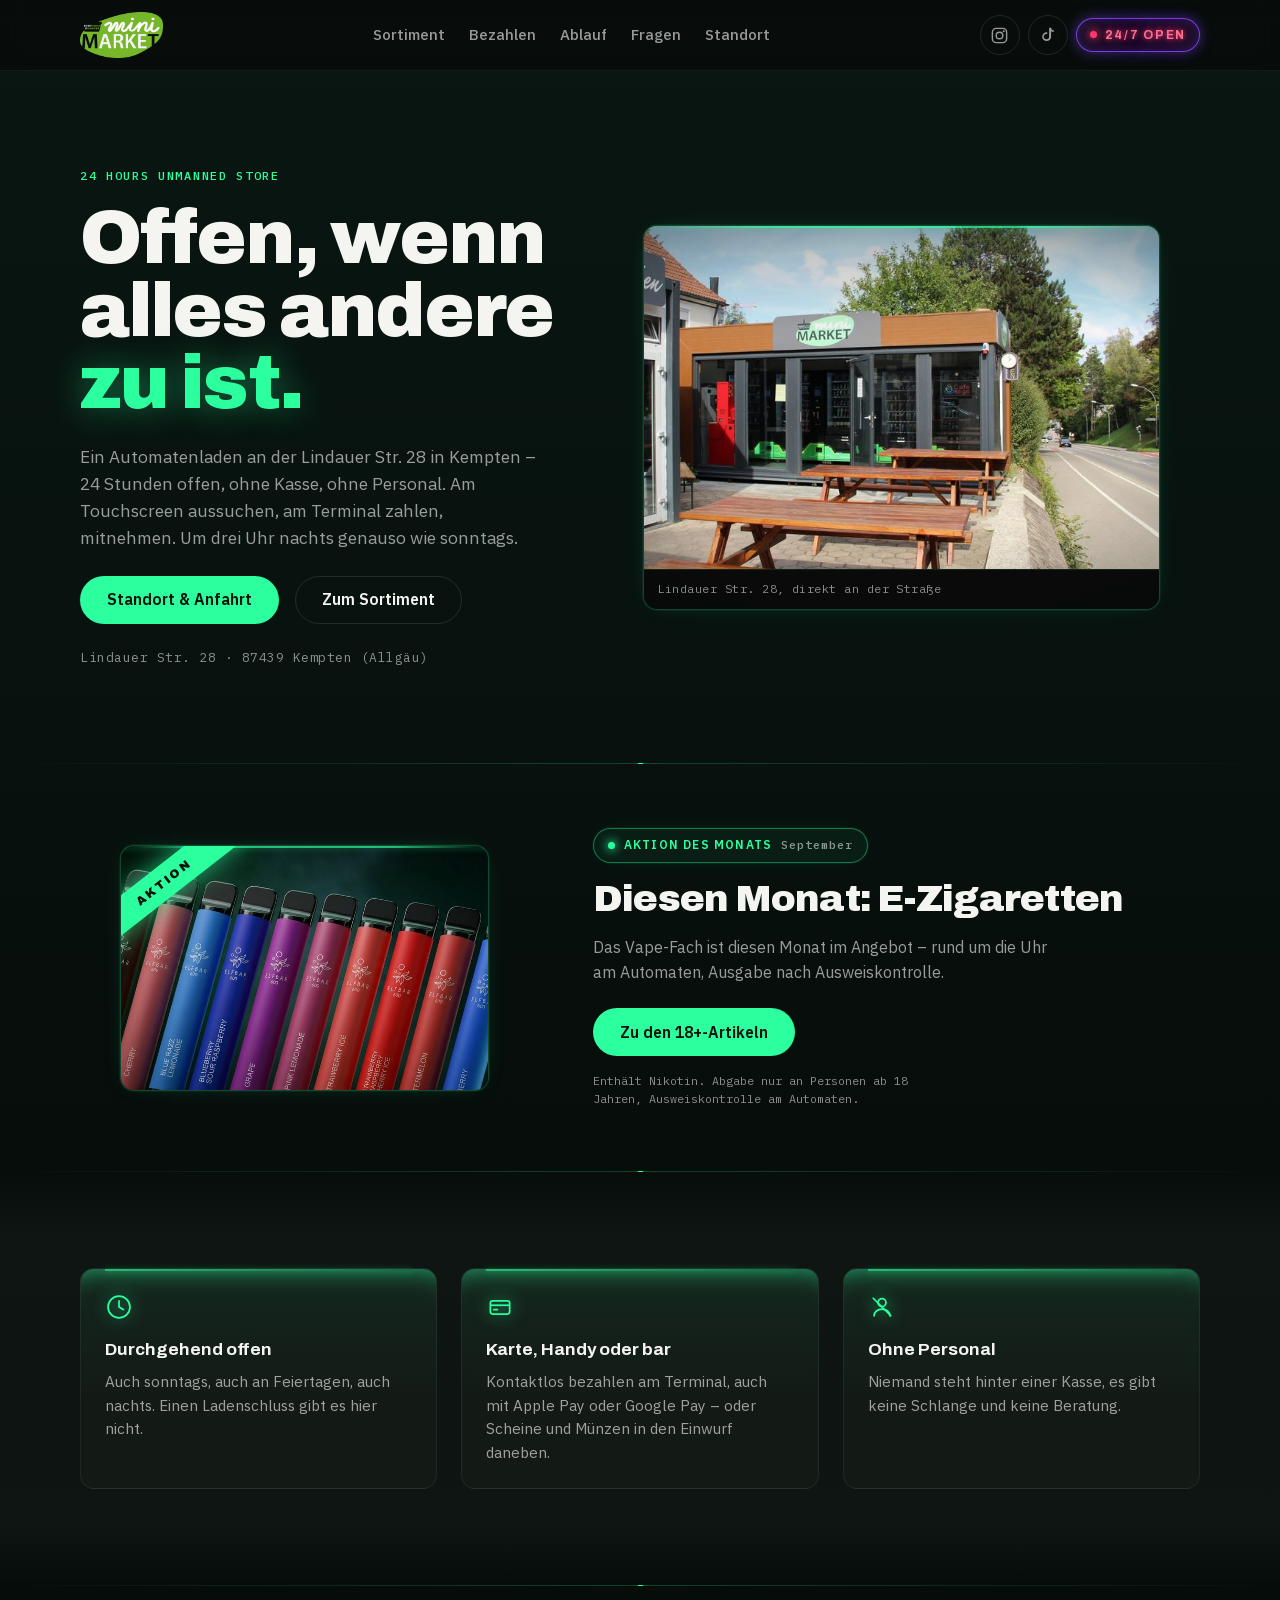
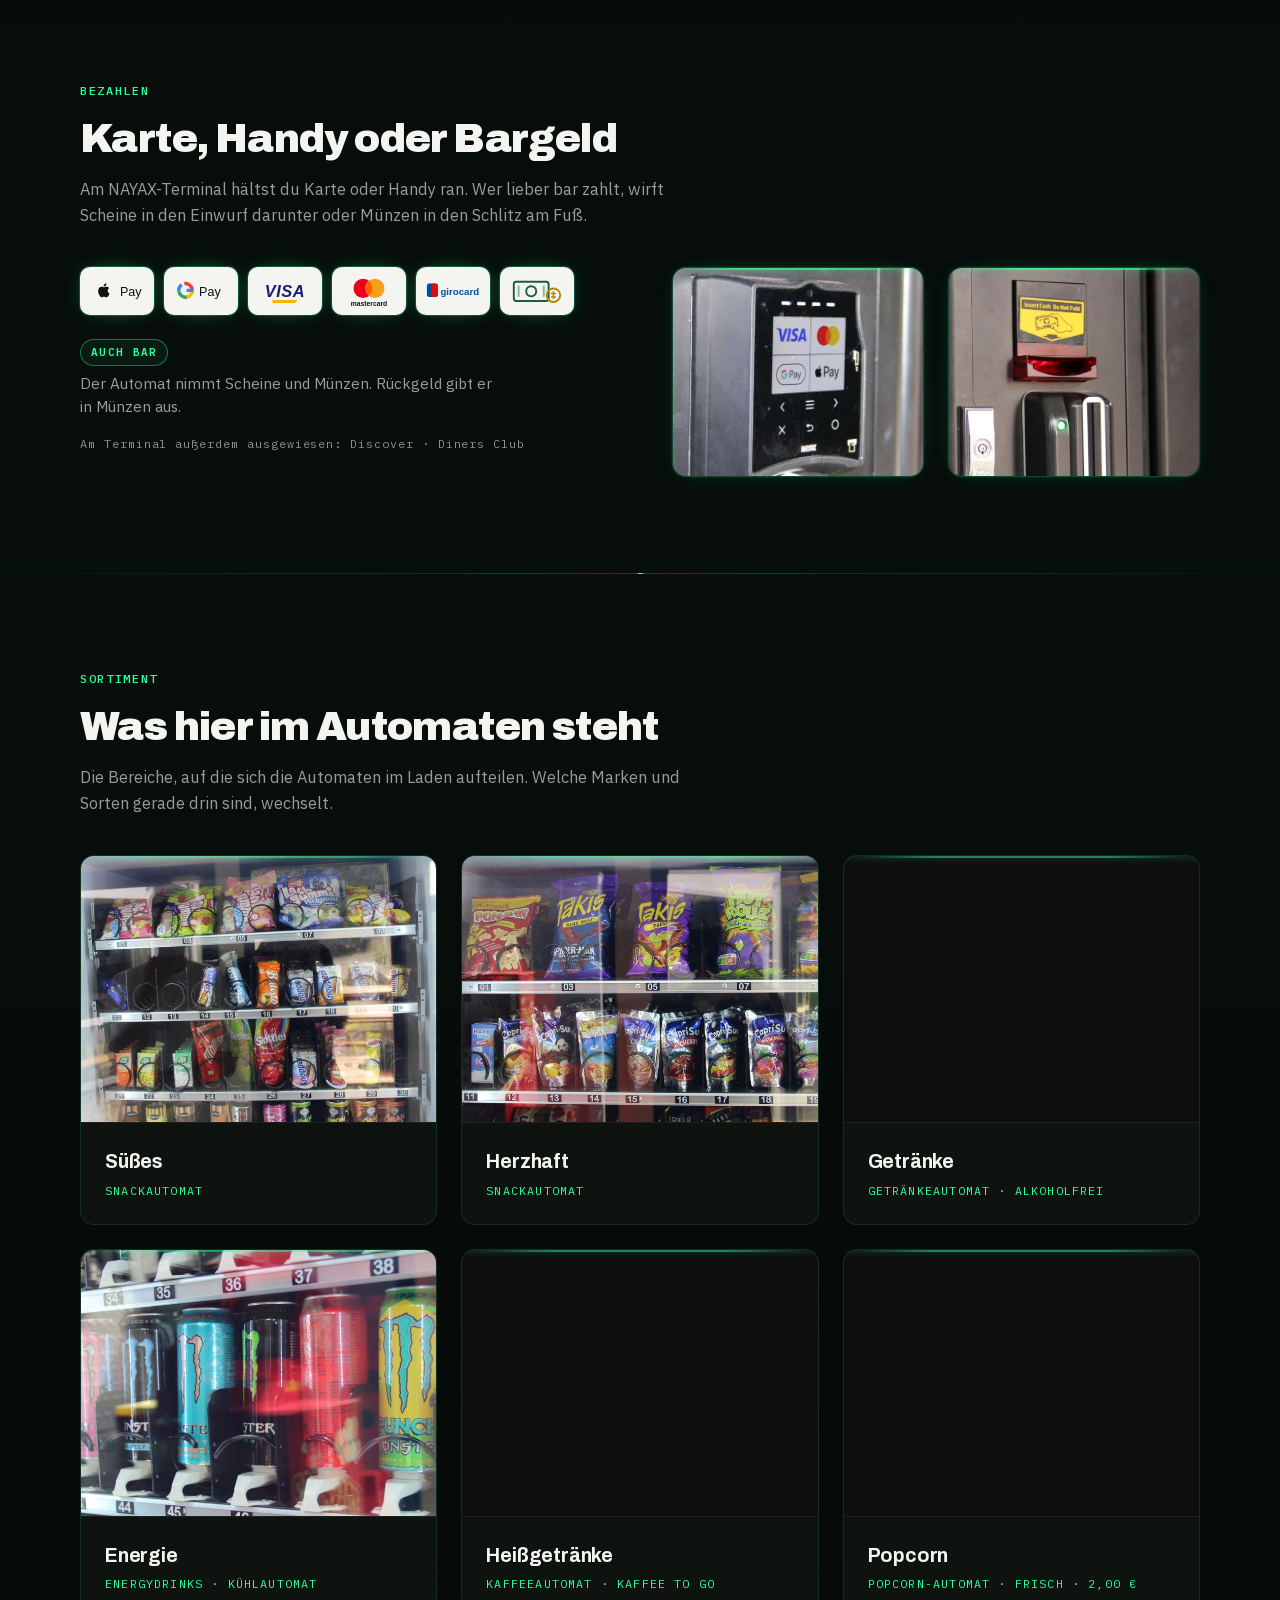
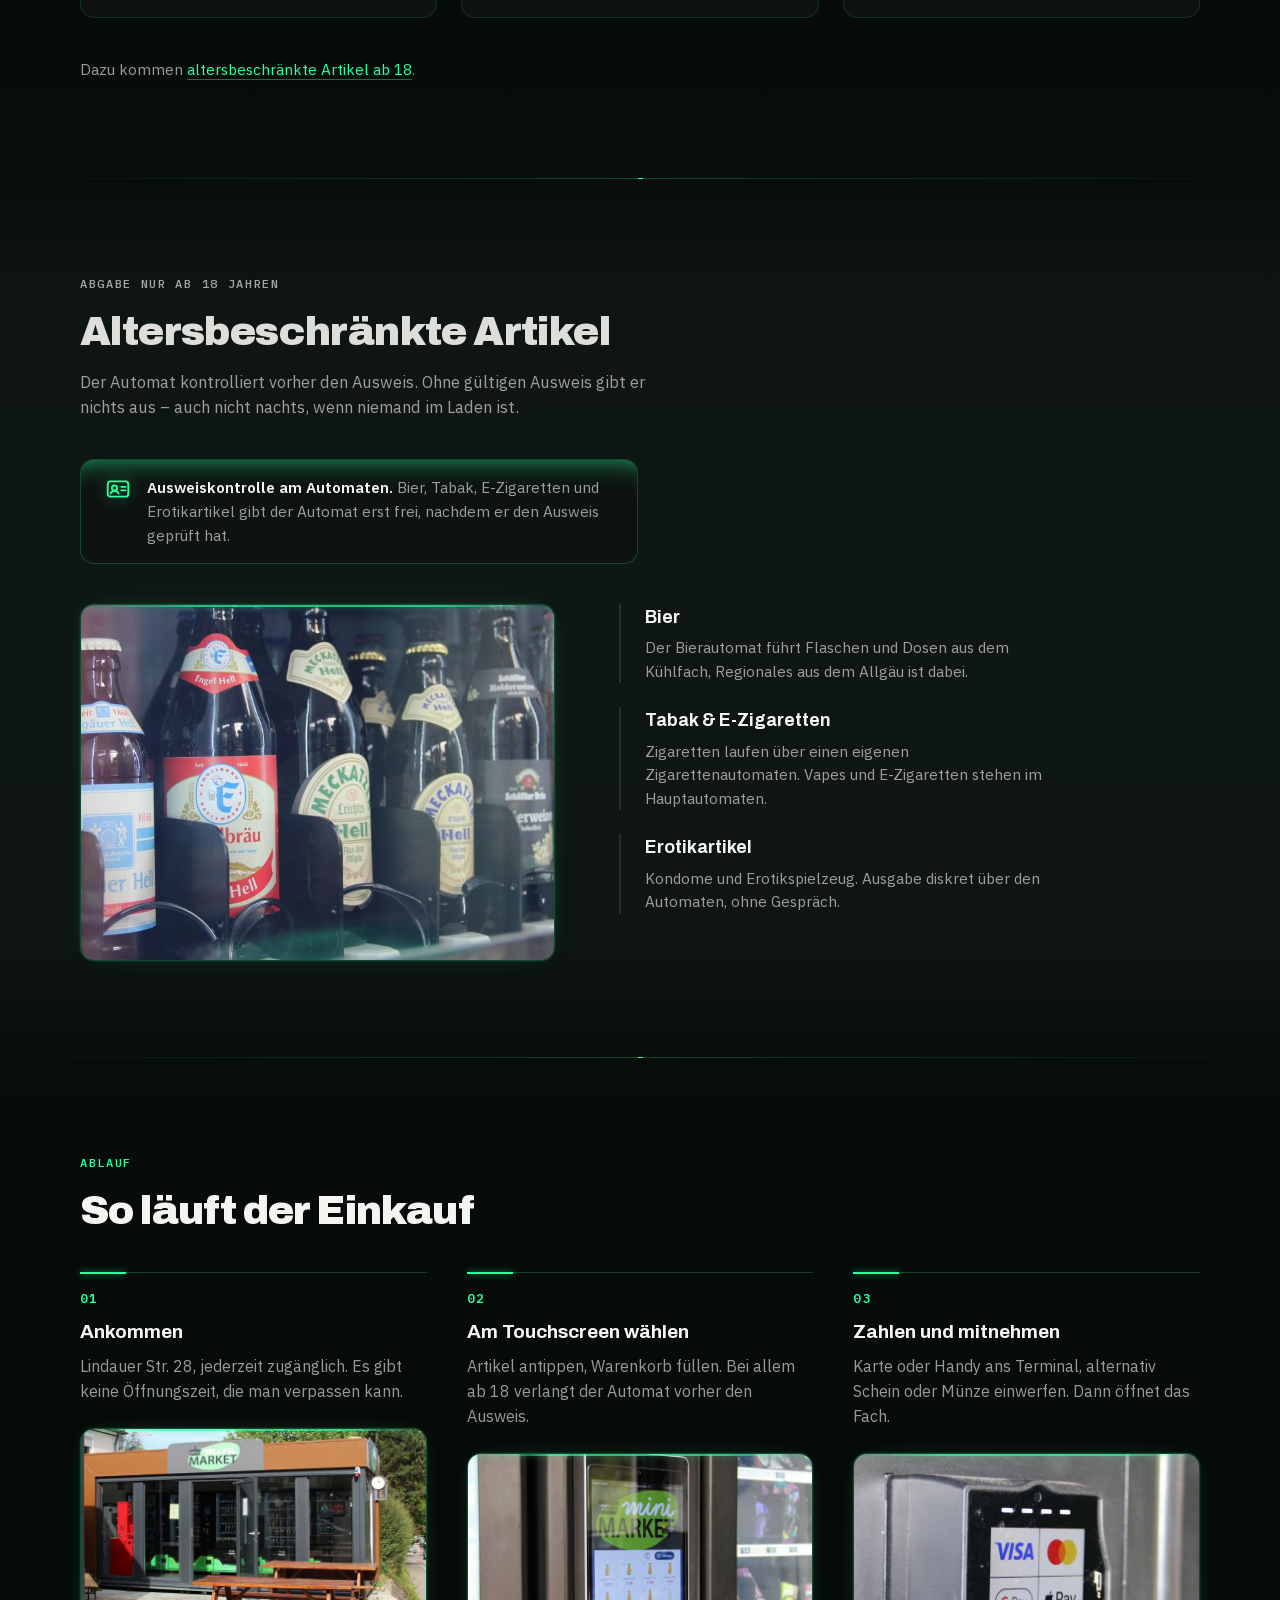
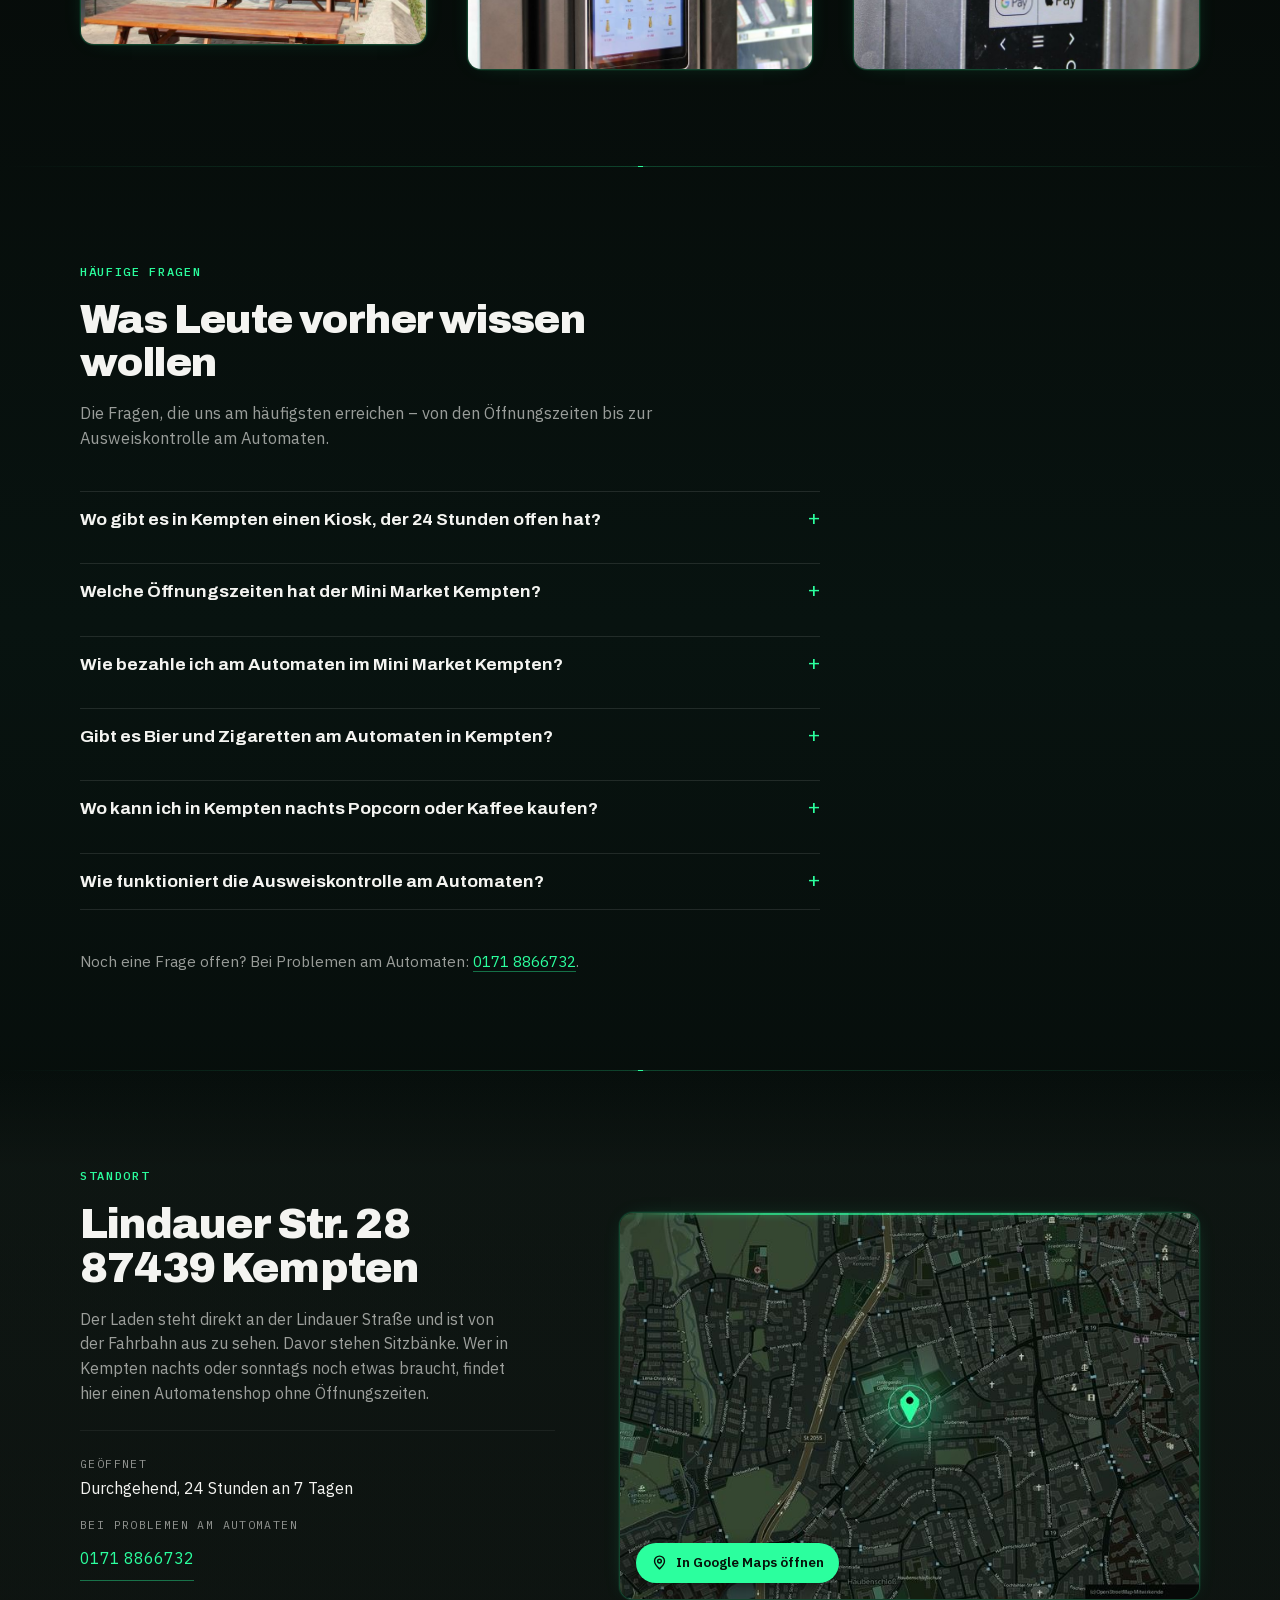
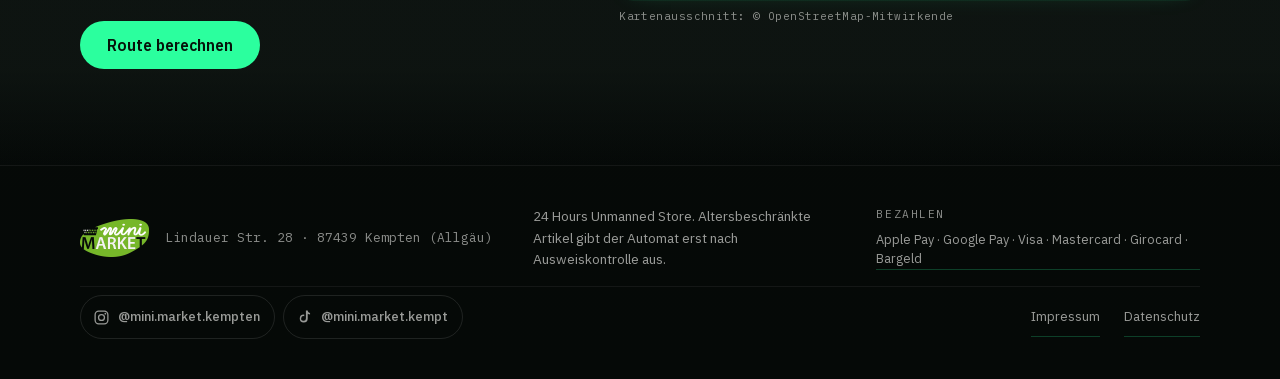
<file: index.html>
<!DOCTYPE html>
<html lang="de">
<head>
<meta charset="UTF-8">
<meta name="viewport" content="width=device-width, initial-scale=1">
<title>Mini Market Kempten – Automatenladen 24/7, Lindauer Str. 28</title>
<meta name="description" content="Automatenladen in Kempten, 24 Stunden offen – ganz ohne Personal. Snacks, Getränke, Energy, Kaffee und frisches Popcorn am Automaten. Karte, Handy oder bar.">
<meta name="robots" content="index, follow">
<link rel="canonical" href="https://minimarket-kempten.de/">
<meta name="theme-color" content="#060908">

<!-- Vorschau beim Teilen in Messengern und sozialen Netzen. Das Bild ist ein
     eigener 1200x630-Zuschnitt, damit die Vorschau nicht mittig beschnitten
     wird wie beim Hero-Foto im 3:2-Format. -->
<meta property="og:type" content="website">
<meta property="og:locale" content="de_DE">
<meta property="og:site_name" content="Mini Market Kempten">
<meta property="og:url" content="https://minimarket-kempten.de/">
<meta property="og:title" content="Mini Market Kempten – Automatenladen 24/7, Lindauer Str. 28">
<meta property="og:description" content="24 Hours Unmanned Store in Kempten: Snacks, Getränke, Energy, Kaffee und Popcorn rund um die Uhr aus dem Automaten. Karte, Handy oder bar.">
<meta property="og:image" content="https://minimarket-kempten.de/assets/photos/social-share.jpg">
<meta property="og:image:width" content="1200">
<meta property="og:image:height" content="630">
<meta property="og:image:alt" content="Der Mini Market an der Lindauer Straße in Kempten mit beleuchteter Automatenfront">
<meta name="twitter:card" content="summary_large_image">
<meta name="twitter:title" content="Mini Market Kempten – Automatenladen 24/7">
<meta name="twitter:description" content="24 Hours Unmanned Store in Kempten: Snacks, Getränke, Energy, Kaffee und Popcorn rund um die Uhr aus dem Automaten.">
<meta name="twitter:image" content="https://minimarket-kempten.de/assets/photos/social-share.jpg">
<link rel="icon" href="data:image/svg+xml,%3Csvg xmlns='http://www.w3.org/2000/svg' viewBox='0 0 32 32'%3E%3Crect width='32' height='32' rx='7' fill='%230A0A0A'/%3E%3Cpath d='M9 12h14l-1.6 11.2a1.6 1.6 0 0 1-1.6 1.4h-7.6a1.6 1.6 0 0 1-1.6-1.4z' fill='none' stroke='%2328E895' stroke-width='2' stroke-linejoin='round'/%3E%3Cpath d='M12.4 12a3.6 3.6 0 0 1 7.2 0' fill='none' stroke='%2328E895' stroke-width='2' stroke-linecap='round'/%3E%3C/svg%3E">
<!-- Schriften liegen lokal in assets/fonts/ (@font-face in styles.css).
     Kein Google-Fonts-Link: der würde bei jedem Aufruf die IP-Adresse
     der Besucher an Google übertragen. -->
<link rel="stylesheet" href="styles.css">

<!-- Maschinenlesbare Eckdaten fuer Google. Die Koordinaten zeigen auf das
     Gebaeude Lindauer Str. 28 (Quelle: OpenStreetMap). Oeffnungszeit ist als
     00:00-23:59 an allen sieben Tagen hinterlegt - so schreibt Google
     durchgehend geoeffnete Betriebe vor. -->
<script type="application/ld+json">
{
  "@context": "https://schema.org",
  "@type": "Store",
  "@id": "https://minimarket-kempten.de/#store",
  "name": "Mini Market Kempten",
  "description": "Automatenladen ohne Personal in Kempten (Allgäu), 24 Stunden an 7 Tagen geöffnet. Snacks, Getränke, Energydrinks, Kaffee to go und frisches Popcorn aus dem Automaten.",
  "image": [
    "https://minimarket-kempten.de/assets/photos/social-share.jpg",
    "https://minimarket-kempten.de/assets/photos/aussen-tag.jpg"
  ],
  "url": "https://minimarket-kempten.de/",
  "telephone": "+491718866732",
  "priceRange": "€",
  "currenciesAccepted": "EUR",
  "address": {
    "@type": "PostalAddress",
    "streetAddress": "Lindauer Str. 28",
    "addressLocality": "Kempten (Allgäu)",
    "addressRegion": "Bayern",
    "postalCode": "87439",
    "addressCountry": "DE"
  },
  "geo": {
    "@type": "GeoCoordinates",
    "latitude": 47.7219237,
    "longitude": 10.3055054
  },
  "hasMap": "https://www.google.com/maps/search/?api=1&query=Lindauer+Str.+28%2C+87439+Kempten",
  "openingHoursSpecification": [{
    "@type": "OpeningHoursSpecification",
    "dayOfWeek": ["Monday","Tuesday","Wednesday","Thursday","Friday","Saturday","Sunday"],
    "opens": "00:00",
    "closes": "23:59"
  }],
  "paymentAccepted": "Cash, Credit Card, Debit Card, Apple Pay, Google Pay, Visa, Mastercard, Girocard",
  "sameAs": [
    "https://www.instagram.com/mini.market.kempten/",
    "https://www.tiktok.com/@mini.market.kempt"
  ]
}
</script>

<!-- Die Fragen und Antworten stehen wortgleich in der FAQ-Sektion weiter
     unten. Weicht das eine vom anderen ab, wertet Google das Schema ab -
     also beides zusammen aendern. -->
<script type="application/ld+json">
{
  "@context": "https://schema.org",
  "@type": "FAQPage",
  "@id": "https://minimarket-kempten.de/#faq",
  "mainEntity": [
    {
      "@type": "Question",
      "name": "Wo gibt es in Kempten einen Kiosk, der 24 Stunden offen hat?",
      "acceptedAnswer": {
        "@type": "Answer",
        "text": "An der Lindauer Str. 28 in Kempten (Allgäu). Der Mini Market ist ein unbemannter Automatenladen und damit rund um die Uhr zugänglich – nachts, sonntags und an Feiertagen genauso wie mittags. Einen Ladenschluss gibt es nicht, weil es keine Kasse gibt, die schließen müsste."
      }
    },
    {
      "@type": "Question",
      "name": "Welche Öffnungszeiten hat der Mini Market Kempten?",
      "acceptedAnswer": {
        "@type": "Answer",
        "text": "Durchgehend: 24 Stunden an 7 Tagen der Woche, auch an Sonn- und Feiertagen. Wer spät abends noch Snacks in Kempten kaufen will oder nachts auf dem Heimweg vorbeikommt, steht nie vor einer verschlossenen Tür."
      }
    },
    {
      "@type": "Question",
      "name": "Wie bezahle ich am Automaten im Mini Market Kempten?",
      "acceptedAnswer": {
        "@type": "Answer",
        "text": "Kontaktlos am NAYAX-Terminal mit Apple Pay, Google Pay, Visa, Mastercard, Girocard, Discover oder Diners Club – Karte oder Handy einfach ranhalten. Wer bar zahlen möchte, wirft Scheine in den Einwurf unter dem Terminal oder Münzen in den Schlitz am Fuß des Automaten; Rückgeld kommt in Münzen zurück."
      }
    },
    {
      "@type": "Question",
      "name": "Gibt es Bier und Zigaretten am Automaten in Kempten?",
      "acceptedAnswer": {
        "@type": "Answer",
        "text": "Ja. Bier steht gekühlt im Automaten, Regionales aus dem Allgäu ist dabei. Zigaretten laufen über einen eigenen Automaten, Vapes und E-Zigaretten stehen im Hauptautomaten. Alles davon gibt der Automat erst nach der Ausweiskontrolle frei."
      }
    },
    {
      "@type": "Question",
      "name": "Wo kann ich in Kempten nachts Popcorn oder Kaffee kaufen?",
      "acceptedAnswer": {
        "@type": "Answer",
        "text": "Im Mini Market an der Lindauer Straße. Der Popcorn-Automat poppt frisch, die Portion kostet 2,00 €. Kaffee to go kommt aus einem eigenen Heißgetränke-Automaten – beides rund um die Uhr, auch um drei Uhr nachts."
      }
    },
    {
      "@type": "Question",
      "name": "Wie funktioniert die Ausweiskontrolle am Automaten?",
      "acceptedAnswer": {
        "@type": "Answer",
        "text": "Bei allen Artikeln ab 18 – Bier, Tabak, E-Zigaretten und Erotikartikel – verlangt der Automat vor der Ausgabe einen gültigen Ausweis und prüft ihn selbst. Ohne Ausweis gibt er das Fach nicht frei, auch nicht nachts, wenn niemand im Laden ist."
      }
    }
  ]
}
</script>

<script>document.documentElement.classList.add('js');</script>
</head>
<body>

<a class="skip-link" href="#main">Zum Inhalt springen</a>

<header class="site-header" id="top">
  <div class="header-inner">
    <a class="lockup" href="#top" aria-label="Mini Market, zum Seitenanfang">
      <img class="lockup-logo" src="assets/logo-dark.png" alt="" width="551" height="304">
    </a>

    <nav class="site-nav" aria-label="Hauptnavigation">
      <a href="#sortiment">Sortiment</a>
      <a href="#zahlung">Bezahlen</a>
      <a href="#ablauf">Ablauf</a>
      <a href="#faq">Fragen</a>
      <a href="#standort">Standort</a>
    </nav>

    <div class="header-actions">
      <a class="icon-btn" href="https://www.instagram.com/mini.market.kempten/"
         target="_blank" rel="noopener"
         aria-label="Mini Market auf Instagram, @mini.market.kempten">
        <svg viewBox="0 0 24 24" aria-hidden="true">
          <rect x="3" y="3" width="18" height="18" rx="5" fill="none" stroke="currentColor" stroke-width="1.8"/>
          <circle cx="12" cy="12" r="4.2" fill="none" stroke="currentColor" stroke-width="1.8"/>
          <circle cx="17.4" cy="6.6" r="1.25" fill="currentColor"/>
        </svg>
      </a>
      <a class="icon-btn" href="https://www.tiktok.com/@mini.market.kempt"
         target="_blank" rel="noopener"
         aria-label="Mini Market auf TikTok, @mini.market.kempt">
        <svg viewBox="0 0 24 24" aria-hidden="true">
          <path d="M16.5 2.2c.42 1.9 1.5 3.2 3.35 3.32v2.2a6.1 6.1 0 0 1-3.3-1.06v6.82a5.62 5.62 0 1 1-5.62-5.62c.24 0 .48.02.71.05v2.3a3.34 3.34 0 1 0 2.36 3.19V2.2z"
                fill="currentColor"/>
        </svg>
      </a>

      <p class="open-signet">
        <span class="open-dot" aria-hidden="true"></span>
        <span class="open-word">24/7 OPEN</span>
      </p>
    </div>
  </div>
</header>

<main id="main">

  <!-- ======================= HERO ======================= -->
  <section class="hero" aria-labelledby="hero-heading">
    <div class="hero-copy">
      <p class="eyebrow neon">24 Hours Unmanned Store</p>
      <h1 id="hero-heading" class="hero-title">
        Offen, wenn<br>
        alles andere<br>
        <span class="hero-title-accent">zu&nbsp;ist.</span>
      </h1>
      <p class="hero-sub">
        Ein Automatenladen an der Lindauer Str. 28 in Kempten – 24 Stunden offen,
        ohne Kasse, ohne Personal. Am Touchscreen aussuchen, am Terminal zahlen,
        mitnehmen. Um drei Uhr nachts genauso wie sonntags.
      </p>
      <div class="hero-actions">
        <a class="btn btn-primary" href="#standort">Standort &amp; Anfahrt</a>
        <a class="btn btn-ghost" href="#sortiment">Zum Sortiment</a>
      </div>
      <p class="hero-meta mono">
        Lindauer Str. 28 · 87439 Kempten (Allgäu)
      </p>
    </div>

    <figure class="hero-photo neon-frame">
      <img class="photo" src="assets/photos/aussen-tag.jpg"
             srcset="assets/photos/aussen-tag-700.jpg 700w, assets/photos/aussen-tag.jpg 1600w"
             sizes="(min-width: 900px) 560px, 92vw"
           alt="Der Mini Market an der Lindauer Straße: verglaste Front mit Automatenreihe, davor Sitzbänke"
           width="1600" height="1067" fetchpriority="high" decoding="async">
      <figcaption class="hero-photo-cap mono">Lindauer Str. 28, direkt an der Straße</figcaption>
    </figure>
  </section>

  <hr class="divider">

  <!-- ======================= AKTION DES MONATS =======================
       Inhalte stehen in aktion.js (window.AKTION_DES_MONATS) und werden
       beim Laden eingesetzt – für den Monatswechsel wird nur diese Datei
       geändert. Das Markup unten ist der Stand ohne JavaScript. -->
  <aside class="promo" id="promo" aria-labelledby="promo-heading" data-promo>
    <div class="promo-inner wrap">
      <figure class="promo-media neon-frame">
        <img class="photo" id="promoImg"
             src="assets/photos/aktion-vapes.jpg"
             srcset="assets/photos/aktion-vapes-700.jpg 700w, assets/photos/aktion-vapes.jpg 1200w"
             sizes="(min-width: 880px) 480px, 92vw"
             alt="Elfbar-Vapes in verschiedenen Farben, nebeneinander aufgereiht"
             style="object-position:50% 50%"
             width="1200" height="800" decoding="async">
        <span class="promo-ribbon" aria-hidden="true">Aktion</span>
      </figure>

      <div class="promo-copy">
        <p class="promo-badge">
          <span class="promo-badge-dot" aria-hidden="true"></span>
          <span id="promoBadge">Aktion des Monats</span>
          <span class="promo-month mono" id="promoMonth">September</span>
        </p>
        <h2 class="promo-title" id="promo-heading">Diesen Monat: E-Zigaretten</h2>
        <p class="promo-text" id="promoText">
          Das Vape-Fach ist diesen Monat im Angebot. Ausgabe rund um die Uhr,
          nach Ausweiskontrolle am Automaten.
        </p>
        <a class="btn btn-primary promo-cta" id="promoCta" href="#ab18">Zu den 18+-Artikeln</a>
        <p class="promo-legal" id="promoLegal">
          Enthält Nikotin. Abgabe nur an Personen ab 18 Jahren, Ausweiskontrolle am Automaten.
        </p>
      </div>
    </div>
  </aside>

  <hr class="divider">

  <!-- ======================= AUF EINEN BLICK ======================= -->
  <section class="section panel" aria-label="Auf einen Blick">
    <ul class="usp-list wrap">
      <li class="usp-item reveal">
        <svg class="usp-icon" viewBox="0 0 32 32" aria-hidden="true"><circle cx="16" cy="16" r="12.5" fill="none" stroke="currentColor" stroke-width="2"/><path d="M16 9v7l5 3" fill="none" stroke="currentColor" stroke-width="2" stroke-linecap="round" stroke-linejoin="round"/></svg>
        <p class="usp-title">Durchgehend offen</p>
        <p class="usp-text">Auch sonntags, auch an Feiertagen, auch nachts. Einen Ladenschluss gibt es hier nicht.</p>
      </li>
      <li class="usp-item reveal">
        <svg class="usp-icon" viewBox="0 0 32 32" aria-hidden="true"><rect x="5" y="9" width="22" height="15" rx="2.5" fill="none" stroke="currentColor" stroke-width="2"/><path d="M5 14h22" stroke="currentColor" stroke-width="2"/><path d="M9 19h4" stroke="currentColor" stroke-width="2" stroke-linecap="round"/></svg>
        <p class="usp-title">Karte, Handy oder bar</p>
        <p class="usp-text">Kontaktlos bezahlen am Terminal, auch mit Apple Pay oder Google Pay – oder Scheine und Münzen in den Einwurf daneben.</p>
      </li>
      <li class="usp-item reveal">
        <svg class="usp-icon" viewBox="0 0 32 32" aria-hidden="true"><path d="M16 15.5a4.5 4.5 0 1 0 0-9 4.5 4.5 0 0 0 0 9z" fill="none" stroke="currentColor" stroke-width="2"/><path d="M7 26c0-4.4 4-7.5 9-7.5s9 3.1 9 7.5" fill="none" stroke="currentColor" stroke-width="2" stroke-linecap="round"/><path d="M6 6l20 20" stroke="currentColor" stroke-width="2" stroke-linecap="round"/></svg>
        <p class="usp-title">Ohne Personal</p>
        <p class="usp-text">Niemand steht hinter einer Kasse, es gibt keine Schlange und keine Beratung.</p>
      </li>
    </ul>
  </section>

  <hr class="divider">

  <!-- ======================= BEZAHLEN ======================= -->
  <section class="section" id="zahlung" aria-labelledby="zahlung-heading">
    <div class="wrap">
      <div class="section-head reveal">
        <p class="eyebrow neon">Bezahlen</p>
        <h2 id="zahlung-heading">Karte, Handy oder Bargeld</h2>
        <p class="section-sub">
          Am NAYAX-Terminal hältst du Karte oder Handy ran. Wer lieber bar zahlt, wirft
          Scheine in den Einwurf darunter oder Münzen in den Schlitz am Fuß.
        </p>
      </div>

      <div class="pay reveal">
        <div class="pay-methods">
          <!-- Akzeptanzmarken, nachgezeichnet nach den Aufklebern am Terminal -->
          <ul class="pay-brands">
            <li class="pay-brand">
              <svg viewBox="0 0 60 38" role="img" aria-label="Apple Pay">
                <g transform="translate(6,9) scale(0.92)">
                  <path d="M13.4 5.3c.55-.67.92-1.6.82-2.53-.79.03-1.75.53-2.32 1.2-.51.59-.95 1.53-.83 2.44.88.07 1.78-.45 2.33-1.11z" fill="#111"/>
                  <path d="M15.6 11.3c-.02-2 1.63-2.96 1.7-3-.93-1.36-2.37-1.55-2.88-1.57-1.22-.12-2.4.72-3.02.72-.63 0-1.59-.7-2.61-.68-1.34.02-2.58.78-3.27 1.98-1.4 2.42-.36 6 1 7.96.67.96 1.46 2.03 2.5 1.99 1-.04 1.39-.65 2.6-.65 1.21 0 1.55.65 2.61.63 1.08-.02 1.76-.98 2.42-1.94.76-1.11 1.08-2.19 1.1-2.25-.02-.01-2.11-.81-2.13-3.19z" fill="#111"/>
                </g>
                <text x="33" y="25" font-family="Helvetica, Arial, sans-serif" font-size="13" font-weight="500" fill="#111">Pay</text>
              </svg>
              <span class="visually-hidden">Apple Pay</span>
            </li>

            <li class="pay-brand">
              <svg viewBox="0 0 60 38" role="img" aria-label="Google Pay">
                <g transform="translate(14,19)" fill="none" stroke-width="3.6">
                  <circle r="7" stroke="#EA4335" stroke-dasharray="11 33" transform="rotate(-100)"/>
                  <circle r="7" stroke="#FBBC05" stroke-dasharray="11 33" transform="rotate(-10)"/>
                  <circle r="7" stroke="#34A853" stroke-dasharray="11 33" transform="rotate(80)"/>
                  <circle r="7" stroke="#4285F4" stroke-dasharray="8 36" transform="rotate(170)"/>
                  <path d="M1 0h7.4" stroke="#4285F4" stroke-width="3.4"/>
                </g>
                <text x="28" y="25" font-family="Helvetica, Arial, sans-serif" font-size="13" font-weight="500" fill="#111">Pay</text>
              </svg>
              <span class="visually-hidden">Google Pay</span>
            </li>

            <li class="pay-brand">
              <svg viewBox="0 0 60 38" role="img" aria-label="Visa">
                <text x="30" y="26" text-anchor="middle" font-family="Helvetica, Arial, sans-serif"
                      font-size="17" font-weight="700" font-style="italic" letter-spacing="0.5" fill="#1A1F71">VISA</text>
                <path d="M17 29h26l-2.5 3H17z" fill="#F7B600"/>
              </svg>
              <span class="visually-hidden">Visa</span>
            </li>

            <li class="pay-brand">
              <svg viewBox="0 0 60 38" role="img" aria-label="Mastercard">
                <circle cx="24" cy="17" r="10" fill="#EB001B"/>
                <circle cx="36" cy="17" r="10" fill="#F79E1B"/>
                <path d="M30 9.6a10 10 0 0 0 0 14.8 10 10 0 0 0 0-14.8z" fill="#FF5F00"/>
                <text x="30" y="35" text-anchor="middle" font-family="Helvetica, Arial, sans-serif"
                      font-size="7" font-weight="600" fill="#111">mastercard</text>
              </svg>
              <span class="visually-hidden">Mastercard</span>
            </li>

            <li class="pay-brand">
              <svg viewBox="0 0 60 38" role="img" aria-label="Girocard, EC-Karte">
                <rect x="3" y="12" width="11" height="14" rx="2.5" fill="#004E9E"/>
                <rect x="7.5" y="12" width="7" height="14" rx="2.5" fill="#E30613"/>
                <text x="17" y="24" font-family="Helvetica, Arial, sans-serif"
                      font-size="10" font-weight="700" fill="#004E9E">girocard</text>
              </svg>
              <span class="visually-hidden">Girocard, EC-Karte</span>
            </li>

            <li class="pay-brand pay-brand--cash">
              <svg viewBox="0 0 60 38" role="img" aria-label="Bargeld">
                <rect x="6" y="10" width="36" height="20" rx="2.5" fill="none" stroke="#1B5E3A" stroke-width="2"/>
                <circle cx="24" cy="20" r="5.2" fill="none" stroke="#1B5E3A" stroke-width="2"/>
                <path d="M11 15v10M37 15v10" stroke="#1B5E3A" stroke-width="2" stroke-linecap="round" opacity="0.45"/>
                <circle cx="47" cy="24" r="7" fill="none" stroke="#B8860B" stroke-width="2"/>
                <path d="M47 20.5v7M45 22.2h4M45 25.8h4" stroke="#B8860B" stroke-width="1.6" stroke-linecap="round"/>
              </svg>
              <span class="visually-hidden">Bargeld, Scheine und Münzen</span>
            </li>
          </ul>

          <p class="pay-cash">
            <span class="pay-cash-tag mono">Auch bar</span>
            Der Automat nimmt Scheine und Münzen. Rückgeld gibt er in Münzen aus.
          </p>
          <p class="pay-extra mono">Am Terminal außerdem ausgewiesen: Discover · Diners&nbsp;Club</p>
        </div>

        <div class="pay-proofs">
          <figure class="photo-frame neon-frame">
            <img class="photo" src="assets/photos/terminal.jpg"
             srcset="assets/photos/terminal-700.jpg 700w, assets/photos/terminal.jpg 1600w"
             sizes="(min-width: 980px) 252px, (min-width: 720px) 45vw, 92vw"
                 alt="NAYAX-Terminal am Automaten mit den Symbolen für Visa, Mastercard, Google Pay und Apple Pay"
                 width="1600" height="1000" loading="lazy" decoding="async">
            <figcaption class="photo-cap mono">Kontaktlos: Karte oder Handy ans Terminal</figcaption>
          </figure>
          <figure class="photo-frame neon-frame">
            <img class="photo" src="assets/photos/bargeld.jpg"
             srcset="assets/photos/bargeld-700.jpg 700w, assets/photos/bargeld.jpg 1200w"
             sizes="(min-width: 980px) 252px, (min-width: 720px) 45vw, 92vw"
                 alt="Scheineinwurf mit gelbem Hinweis „Insert Cash Do Not Fold“ und darunter der Kartenleser"
                 width="1200" height="900" loading="lazy" decoding="async">
            <figcaption class="photo-cap mono">Bar: Scheineinwurf direkt unter dem Terminal</figcaption>
          </figure>
        </div>
      </div>
    </div>
  </section>

  <hr class="divider">

  <!-- ======================= SORTIMENT ======================= -->
  <section class="section" id="sortiment" aria-labelledby="sortiment-heading">
    <div class="wrap">
      <div class="section-head reveal">
        <p class="eyebrow neon">Sortiment</p>
        <h2 id="sortiment-heading">Was hier im Automaten steht</h2>
        <p class="section-sub">
          Die Bereiche, auf die sich die Automaten im Laden aufteilen. Welche Marken und
          Sorten gerade drin sind, wechselt.
        </p>
      </div>

      <ul class="cat-grid">
        <li class="cat reveal">
          <figure class="cat-media">
            <img class="photo" src="assets/photos/kat-suesses.jpg"
             srcset="assets/photos/kat-suesses-700.jpg 700w, assets/photos/kat-suesses.jpg 1200w"
             sizes="(min-width: 940px) 357px, (min-width: 620px) 45vw, 92vw"
                 alt="Automatenfach mit Süßwaren hinter Glas"
                 width="1200" height="900" loading="lazy" decoding="async">
          </figure>
          <div class="cat-body">
            <h3 class="cat-name">Süßes</h3>
            <p class="cat-meta mono">Snackautomat</p>
          </div>
        </li>

        <li class="cat reveal">
          <figure class="cat-media">
            <img class="photo" src="assets/photos/kat-herzhaft.jpg"
             srcset="assets/photos/kat-herzhaft-700.jpg 700w, assets/photos/kat-herzhaft.jpg 1200w"
             sizes="(min-width: 940px) 357px, (min-width: 620px) 45vw, 92vw"
                 alt="Automatenfach mit herzhaften Snacks hinter Glas"
                 width="1200" height="900" loading="lazy" decoding="async">
          </figure>
          <div class="cat-body">
            <h3 class="cat-name">Herzhaft</h3>
            <p class="cat-meta mono">Snackautomat</p>
          </div>
        </li>

        <li class="cat reveal">
          <figure class="cat-media">
            <img class="photo" src="assets/photos/kat-getraenke.jpg"
             srcset="assets/photos/kat-getraenke-700.jpg 700w, assets/photos/kat-getraenke.jpg 1200w"
             sizes="(min-width: 940px) 357px, (min-width: 620px) 45vw, 92vw"
                 alt="Gekühltes Automatenfach mit Dosen und Flaschen"
                 width="1200" height="900" loading="lazy" decoding="async">
          </figure>
          <div class="cat-body">
            <h3 class="cat-name">Getränke</h3>
            <p class="cat-meta mono">Getränkeautomat · alkoholfrei</p>
          </div>
        </li>

        <li class="cat reveal">
          <figure class="cat-media">
            <img class="photo" src="assets/photos/kat-energie.jpg"
             srcset="assets/photos/kat-energie-700.jpg 700w, assets/photos/kat-energie.jpg 1200w"
             sizes="(min-width: 940px) 357px, (min-width: 620px) 45vw, 92vw"
                 alt="Gekühltes Automatenfach mit Energy-Dosen"
                 width="1200" height="900" loading="lazy" decoding="async">
          </figure>
          <div class="cat-body">
            <h3 class="cat-name">Energie</h3>
            <p class="cat-meta mono">Energydrinks · Kühlautomat</p>
          </div>
        </li>

        <li class="cat reveal">
          <figure class="cat-media">
            <img class="photo" src="assets/photos/kat-heissgetraenke.jpg"
             srcset="assets/photos/kat-heissgetraenke-700.jpg 700w, assets/photos/kat-heissgetraenke.jpg 1200w"
             sizes="(min-width: 940px) 357px, (min-width: 620px) 45vw, 92vw"
                 alt="Kaffee-Automat mit Becherausgabe und Tastenfeld"
                 width="1200" height="900" loading="lazy" decoding="async">
          </figure>
          <div class="cat-body">
            <h3 class="cat-name">Heißgetränke</h3>
            <p class="cat-meta mono">Kaffeeautomat · Kaffee to go</p>
          </div>
        </li>

        <li class="cat reveal">
          <figure class="cat-media">
            <img class="photo" src="assets/photos/kat-popcorn.jpg"
             srcset="assets/photos/kat-popcorn-700.jpg 700w, assets/photos/kat-popcorn.jpg 1200w"
             sizes="(min-width: 940px) 357px, (min-width: 620px) 45vw, 92vw"
                 alt="Roter Popcorn-Automat mit der Aufschrift Fresh Hot Fast"
                 width="1050" height="788" loading="lazy" decoding="async">
          </figure>
          <div class="cat-body">
            <h3 class="cat-name">Popcorn</h3>
            <p class="cat-meta mono">Popcorn-Automat · frisch · 2,00 €</p>
          </div>
        </li>
      </ul>

      <p class="cat-hint">
        Dazu kommen <a href="#ab18">altersbeschränkte Artikel ab 18</a>.
      </p>
    </div>
  </section>

  <hr class="divider">

  <!-- ======================= 18+ ======================= -->
  <section class="section panel restricted" id="ab18" aria-labelledby="ab18-heading">
    <div class="wrap">
      <div class="section-head reveal">
        <p class="eyebrow eyebrow-muted">Abgabe nur ab 18 Jahren</p>
        <h2 id="ab18-heading">Altersbeschränkte Artikel</h2>
        <p class="section-sub">
          Der Automat kontrolliert vorher den Ausweis. Ohne gültigen Ausweis gibt er
          nichts aus – auch nicht nachts, wenn niemand im Laden ist.
        </p>
      </div>

      <p class="age-check reveal">
        <svg viewBox="0 0 24 24" aria-hidden="true">
          <rect x="2.5" y="5" width="19" height="14" rx="2.5" fill="none" stroke="currentColor" stroke-width="1.7"/>
          <circle cx="8.8" cy="11" r="2.4" fill="none" stroke="currentColor" stroke-width="1.7"/>
          <path d="M5 16.2c.5-1.5 2-2.3 3.8-2.3s3.3.8 3.8 2.3" fill="none" stroke="currentColor" stroke-width="1.7" stroke-linecap="round"/>
          <path d="M15 10h4M15 13.2h4" stroke="currentColor" stroke-width="1.7" stroke-linecap="round"/>
        </svg>
        <span><strong>Ausweiskontrolle am Automaten.</strong> Bier, Tabak, E-Zigaretten und
        Erotikartikel gibt der Automat erst frei, nachdem er den Ausweis geprüft hat.</span>
      </p>

      <div class="restricted-inner">
        <figure class="restricted-media photo-frame neon-frame reveal">
          <img class="photo" src="assets/photos/kat-bier.jpg"
             srcset="assets/photos/kat-bier-700.jpg 700w, assets/photos/kat-bier.jpg 1200w"
             sizes="(min-width: 860px) 475px, 92vw"
               alt="Bierflaschen im gekühlten Automatenfach"
               width="1200" height="900" loading="lazy" decoding="async">
        </figure>

        <ul class="restricted-list reveal">
          <li>
            <h3>Bier</h3>
            <p>Der Bierautomat führt Flaschen und Dosen aus dem Kühlfach, Regionales aus dem Allgäu ist dabei.</p>
          </li>
          <li>
            <h3>Tabak &amp; E-Zigaretten</h3>
            <p>Zigaretten laufen über einen eigenen Zigarettenautomaten. Vapes und E-Zigaretten stehen im Hauptautomaten.</p>
          </li>
          <li>
            <h3>Erotikartikel</h3>
            <p>Kondome und Erotikspielzeug. Ausgabe diskret über den Automaten, ohne Gespräch.</p>
          </li>
        </ul>
      </div>
    </div>
  </section>

  <hr class="divider">

  <!-- ======================= ABLAUF ======================= -->
  <section class="section" id="ablauf" aria-labelledby="ablauf-heading">
    <div class="wrap">
      <div class="section-head reveal">
        <p class="eyebrow neon">Ablauf</p>
        <h2 id="ablauf-heading">So läuft der Einkauf</h2>
      </div>

      <ol class="steps">
        <li class="step reveal">
          <span class="step-num mono">01</span>
          <h3>Ankommen</h3>
          <p>Lindauer Str. 28, jederzeit zugänglich. Es gibt keine Öffnungszeit, die man verpassen kann.</p>
          <figure class="step-photo photo-frame neon-frame">
            <img class="photo" src="assets/photos/ankommen.jpg"
             srcset="assets/photos/ankommen-700.jpg 700w, assets/photos/ankommen.jpg 1600w"
             sizes="(min-width: 780px) 347px, 92vw"
                 alt="Die verglaste Front des Mini Market mit Sitzbänken davor"
                 width="1600" height="1000" loading="lazy" decoding="async">
          </figure>
        </li>
        <li class="step reveal">
          <span class="step-num mono">02</span>
          <h3>Am Touchscreen wählen</h3>
          <p>Artikel antippen, Warenkorb füllen. Bei allem ab 18 verlangt der Automat vorher den Ausweis.</p>
          <figure class="step-photo photo-frame neon-frame">
            <img class="photo" src="assets/photos/touchscreen.jpg"
             srcset="assets/photos/touchscreen-700.jpg 700w, assets/photos/touchscreen.jpg 1600w"
             sizes="(min-width: 780px) 347px, 92vw"
                 alt="Bestell-Touchscreen mit mini-MARKET-Logo, Artikelliste und Preisen"
                 width="1600" height="1000" loading="lazy" decoding="async">
          </figure>
        </li>
        <li class="step reveal">
          <span class="step-num mono">03</span>
          <h3>Zahlen und mitnehmen</h3>
          <p>Karte oder Handy ans Terminal, alternativ Schein oder Münze einwerfen. Dann öffnet das Fach.</p>
          <figure class="step-photo photo-frame neon-frame">
            <img class="photo" src="assets/photos/terminal-nah.jpg"
             srcset="assets/photos/terminal-nah-700.jpg 700w, assets/photos/terminal-nah.jpg 960w"
             sizes="(min-width: 780px) 347px, 92vw"
                 alt="Nahaufnahme des NAYAX-Terminals mit Karten- und Wallet-Symbolen"
                 width="960" height="600" loading="lazy" decoding="async">
          </figure>
        </li>
      </ol>
    </div>
  </section>

  <hr class="divider">

  <!-- ======================= FAQ =======================
       Als <details>/<summary> gebaut: das Auf- und Zuklappen kann der
       Browser selbst, dafür kommt kein Zeilchen JavaScript dazu. Die
       Antworten stehen im Markup und sind damit auch zugeklappt im
       Quelltext lesbar – für Google wie für die Suche im Browser. -->
  <section class="section" id="faq" aria-labelledby="faq-heading">
    <div class="wrap">
      <div class="section-head reveal">
        <p class="eyebrow neon">Häufige Fragen</p>
        <h2 id="faq-heading">Was Leute vorher wissen wollen</h2>
        <p class="section-sub">
          Die Fragen, die uns am häufigsten erreichen – von den Öffnungszeiten
          bis zur Ausweiskontrolle am Automaten.
        </p>
      </div>

      <div class="faq-list reveal">
        <details class="faq-item">
          <summary><h3>Wo gibt es in Kempten einen Kiosk, der 24 Stunden offen hat?</h3></summary>
          <div class="faq-answer">
            <p>
              An der Lindauer Str. 28 in Kempten (Allgäu). Der Mini Market ist ein
              unbemannter Automatenladen und damit rund um die Uhr zugänglich –
              nachts, sonntags und an Feiertagen genauso wie mittags. Einen
              Ladenschluss gibt es nicht, weil es keine Kasse gibt, die schließen
              müsste.
            </p>
          </div>
        </details>

        <details class="faq-item">
          <summary><h3>Welche Öffnungszeiten hat der Mini Market Kempten?</h3></summary>
          <div class="faq-answer">
            <p>
              Durchgehend: 24 Stunden an 7 Tagen der Woche, auch an Sonn- und
              Feiertagen. Wer spät abends noch Snacks in Kempten kaufen will oder
              nachts auf dem Heimweg vorbeikommt, steht nie vor einer
              verschlossenen Tür.
            </p>
          </div>
        </details>

        <details class="faq-item">
          <summary><h3>Wie bezahle ich am Automaten im Mini Market Kempten?</h3></summary>
          <div class="faq-answer">
            <p>
              Kontaktlos am NAYAX-Terminal mit Apple Pay, Google Pay, Visa,
              Mastercard, Girocard, Discover oder Diners Club – Karte oder Handy
              einfach ranhalten. Wer bar zahlen möchte, wirft Scheine in den
              Einwurf unter dem Terminal oder Münzen in den Schlitz am Fuß des
              Automaten; Rückgeld kommt in Münzen zurück.
            </p>
          </div>
        </details>

        <details class="faq-item">
          <summary><h3>Gibt es Bier und Zigaretten am Automaten in Kempten?</h3></summary>
          <div class="faq-answer">
            <p>
              Ja. Bier steht gekühlt im Automaten, Regionales aus dem Allgäu ist
              dabei. Zigaretten laufen über einen eigenen Automaten, Vapes und
              E-Zigaretten stehen im Hauptautomaten. Alles davon gibt der Automat
              erst nach der <a href="#ab18">Ausweiskontrolle</a> frei.
            </p>
          </div>
        </details>

        <details class="faq-item">
          <summary><h3>Wo kann ich in Kempten nachts Popcorn oder Kaffee kaufen?</h3></summary>
          <div class="faq-answer">
            <p>
              Im Mini Market an der Lindauer Straße. Der Popcorn-Automat poppt
              frisch, die Portion kostet 2,00 €. Kaffee to go kommt aus einem
              eigenen Heißgetränke-Automaten – beides rund um die Uhr, auch um
              drei Uhr nachts.
            </p>
          </div>
        </details>

        <details class="faq-item">
          <summary><h3>Wie funktioniert die Ausweiskontrolle am Automaten?</h3></summary>
          <div class="faq-answer">
            <p>
              Bei allen Artikeln ab 18 – Bier, Tabak, E-Zigaretten und
              Erotikartikel – verlangt der Automat vor der Ausgabe einen gültigen
              Ausweis und prüft ihn selbst. Ohne Ausweis gibt er das Fach nicht
              frei, auch nicht nachts, wenn niemand im Laden ist.
            </p>
          </div>
        </details>
      </div>

      <p class="cat-hint">
        Noch eine Frage offen? Bei Problemen am Automaten:
        <a href="tel:+491718866732">0171 8866732</a>.
      </p>
    </div>
  </section>

  <hr class="divider">

  <!-- ======================= STANDORT ======================= -->
  <section class="section panel standort" id="standort" aria-labelledby="standort-heading">
    <div class="standort-inner wrap">
      <div class="standort-copy reveal">
        <p class="eyebrow neon">Standort</p>
        <h2 id="standort-heading">Lindauer Str. 28<br>87439 Kempten</h2>
        <p class="standort-text">
          Der Laden steht direkt an der Lindauer Straße und ist von der Fahrbahn aus zu sehen.
          Davor stehen Sitzbänke. Wer in Kempten nachts oder sonntags noch etwas
          braucht, findet hier einen Automatenshop ohne Öffnungszeiten.
        </p>

        <!-- FEHLT: Gehören die Sitzbänke zum Laden oder zur Nachbarschaft? -->
        <!-- FEHLT: Parkmöglichkeit vor Ort bestätigen -->

        <dl class="contact-list">
          <div>
            <dt class="mono">Geöffnet</dt>
            <dd>Durchgehend, 24 Stunden an 7 Tagen</dd>
          </div>
          <div>
            <dt class="mono">Bei Problemen am Automaten</dt>
            <dd><a href="tel:+491718866732">0171 8866732</a></dd>
          </div>
        </dl>

        <!-- Bewusst die dir-URL: der Knopf startet die Navigation, das
             Kartenbild daneben zeigt den Ort nur an. Sonst wären es zwei
             Links auf dasselbe Ziel. -->
        <a class="btn btn-primary" href="https://www.google.com/maps/dir/?api=1&amp;destination=Lindauer+Str.+28%2C+87439+Kempten" target="_blank" rel="noopener">Route berechnen</a>
      </div>

      <!-- Statisches Kartenbild statt eingebetteter Google-Karte: ein iframe
           würde bei jedem Seitenaufruf ungefragt die IP-Adresse der Besucher
           an Google übertragen. Das Bild liegt lokal, der Klick führt zu
           Google Maps – erst dann verlässt überhaupt etwas die Seite.
           Grundlage sind OpenStreetMap-Kacheln (ODbL), deshalb die
           Namensnennung in der Bildunterschrift. -->
      <div class="standort-visual reveal">
        <a class="standort-map"
           href="https://www.google.com/maps/search/?api=1&amp;query=Lindauer+Str.+28%2C+87439+Kempten"
           target="_blank" rel="noopener">
          <img class="photo" src="assets/photos/karte-standort.jpg"
             srcset="assets/photos/karte-standort-700.jpg 700w, assets/photos/karte-standort.jpg 1200w"
             sizes="(min-width: 880px) 580px, 92vw"
               alt="Kartenausschnitt von Kempten mit Markierung an der Lindauer Str. 28"
               width="1200" height="800" loading="lazy" decoding="async">
          <span class="map-cta">
            <svg viewBox="0 0 24 24" aria-hidden="true"><path d="M12 21s7-6.1 7-11a7 7 0 1 0-14 0c0 4.9 7 11 7 11z" fill="none" stroke="currentColor" stroke-width="2" stroke-linejoin="round"/><circle cx="12" cy="10" r="2.6" fill="none" stroke="currentColor" stroke-width="2"/></svg>
            In Google Maps öffnen
          </span>
        </a>
        <p class="map-credit mono">Kartenausschnitt: © OpenStreetMap-Mitwirkende</p>
      </div>
    </div>
  </section>

</main>

<footer class="site-footer">
  <div class="footer-inner wrap">
    <div class="footer-brand">
      <span class="lockup lockup--small">
        <img class="lockup-logo" src="assets/logo-dark.png" alt="Mini Market" width="551" height="304">
      </span>
      <p class="footer-address mono">Lindauer Str. 28 · 87439 Kempten (Allgäu)</p>
    </div>
    <p class="footer-note">
      24 Hours Unmanned Store. Altersbeschränkte Artikel gibt der Automat erst nach Ausweiskontrolle aus.
    </p>
    <p class="footer-pay">
      <span class="footer-pay-label mono">Bezahlen</span>
      <a class="footer-pay-link" href="#zahlung">Apple&nbsp;Pay · Google&nbsp;Pay · Visa · Mastercard · Girocard · Bargeld</a>
    </p>
    <div class="footer-bottom">
      <!-- Im Footer mit ausgeschriebenem Handle: wer die Seite auf dem Handy
           liest, sucht den Namen oft direkt in der App statt zu tippen. -->
      <nav class="footer-social" aria-label="Soziale Netzwerke">
        <a href="https://www.instagram.com/mini.market.kempten/" target="_blank" rel="noopener">
          <svg viewBox="0 0 24 24" aria-hidden="true">
            <rect x="3" y="3" width="18" height="18" rx="5" fill="none" stroke="currentColor" stroke-width="1.8"/>
            <circle cx="12" cy="12" r="4.2" fill="none" stroke="currentColor" stroke-width="1.8"/>
            <circle cx="17.4" cy="6.6" r="1.25" fill="currentColor"/>
          </svg>
          <span>@mini.market.kempten</span>
        </a>
        <a href="https://www.tiktok.com/@mini.market.kempt" target="_blank" rel="noopener">
          <svg viewBox="0 0 24 24" aria-hidden="true">
            <path d="M16.5 2.2c.42 1.9 1.5 3.2 3.35 3.32v2.2a6.1 6.1 0 0 1-3.3-1.06v6.82a5.62 5.62 0 1 1-5.62-5.62c.24 0 .48.02.71.05v2.3a3.34 3.34 0 1 0 2.36 3.19V2.2z"
                  fill="currentColor"/>
          </svg>
          <span>@mini.market.kempt</span>
        </a>
      </nav>
      <nav class="footer-legal" aria-label="Rechtliches">
        <a href="impressum.html">Impressum</a>
        <a href="datenschutz.html">Datenschutz</a>
      </nav>
    </div>
  </div>
</footer>

<script src="aktion.js"></script>
<script src="script.js"></script>
</body>
</html>
</file>
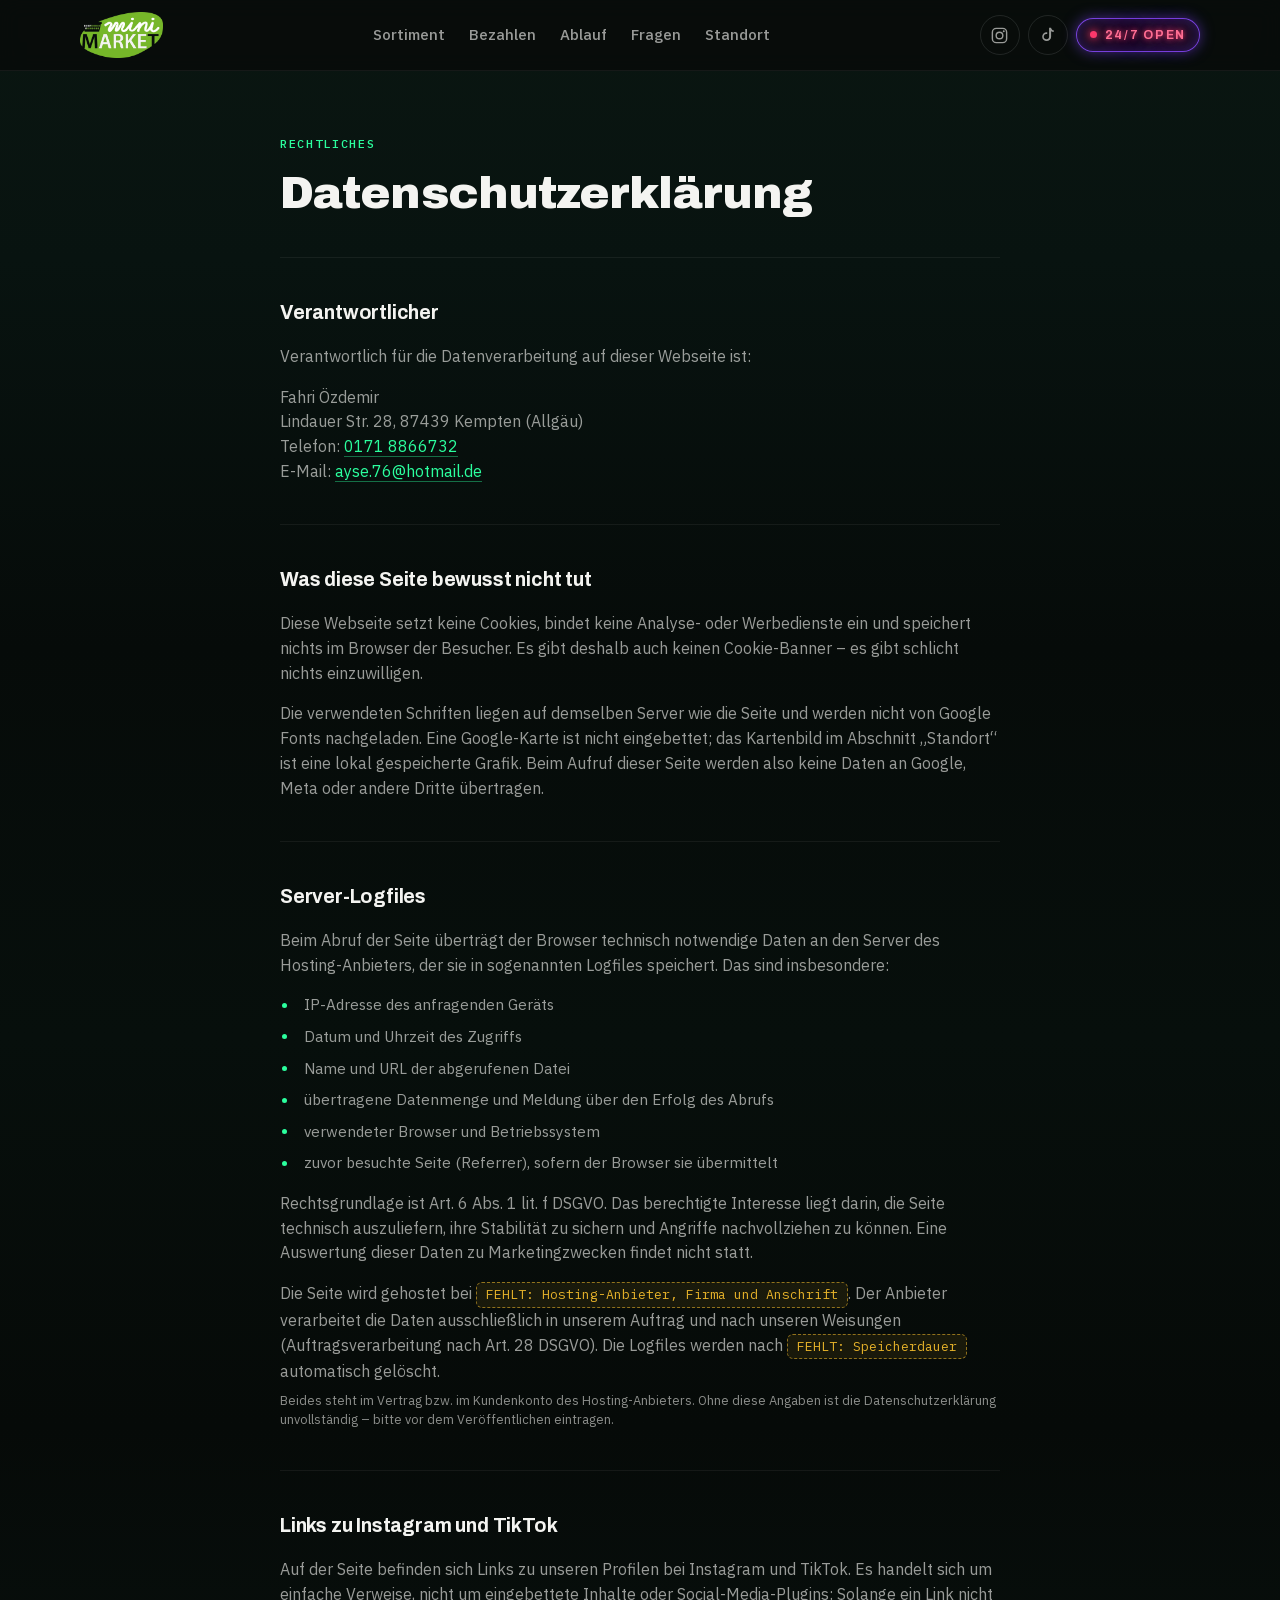
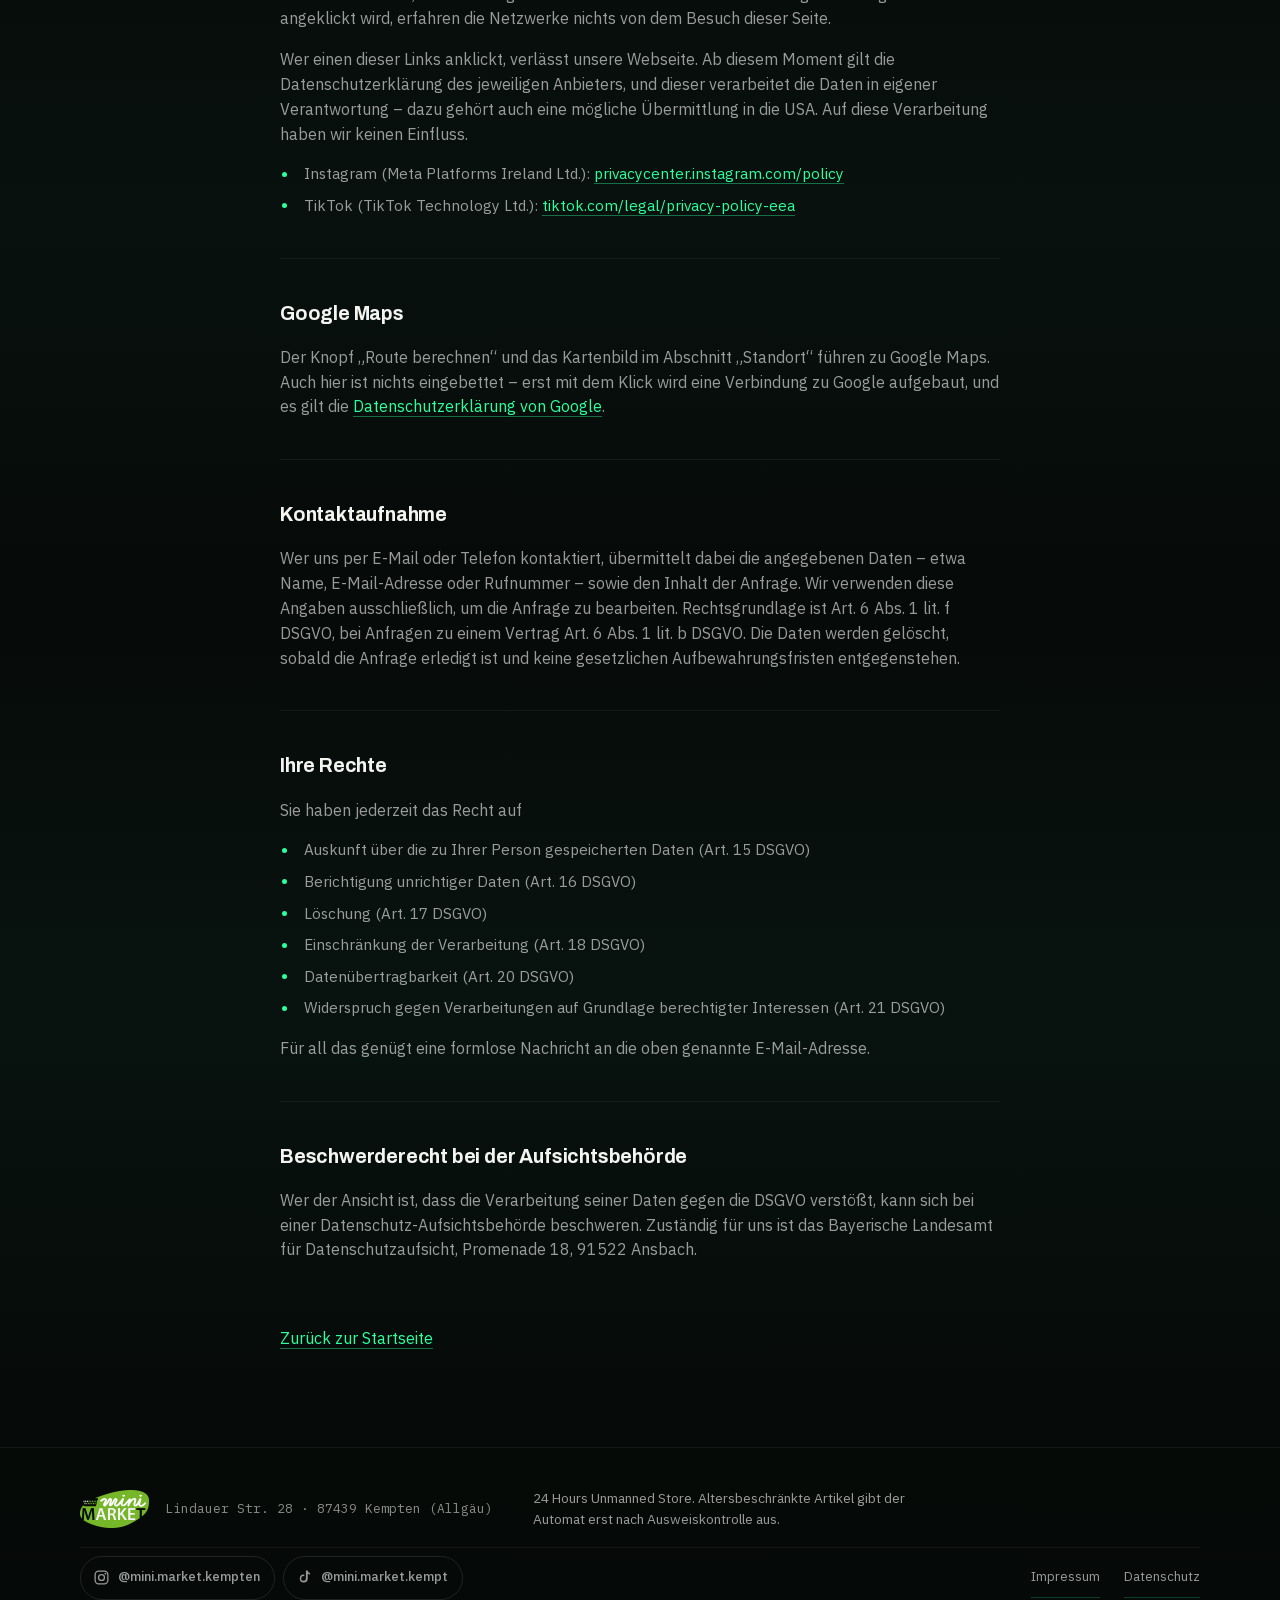
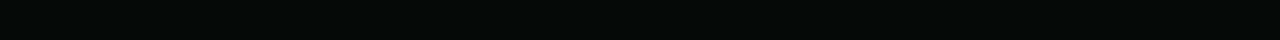
<file: datenschutz.html>
<!DOCTYPE html>
<html lang="de">
<head>
<meta charset="UTF-8">
<meta name="viewport" content="width=device-width, initial-scale=1">
<title>Datenschutzerklärung – Mini Market Kempten</title>
<meta name="description" content="Datenschutzerklärung des Mini Market Kempten: welche Daten beim Besuch der Webseite anfallen, was bewusst nicht erhoben wird und welche Rechte Besucher haben.">
<meta name="robots" content="index, follow">
<link rel="canonical" href="https://minimarket-kempten.de/datenschutz.html">
<meta name="theme-color" content="#060908">
<link rel="icon" href="data:image/svg+xml,%3Csvg xmlns='http://www.w3.org/2000/svg' viewBox='0 0 32 32'%3E%3Crect width='32' height='32' rx='7' fill='%230A0A0A'/%3E%3Cpath d='M9 12h14l-1.6 11.2a1.6 1.6 0 0 1-1.6 1.4h-7.6a1.6 1.6 0 0 1-1.6-1.4z' fill='none' stroke='%2328E895' stroke-width='2' stroke-linejoin='round'/%3E%3Cpath d='M12.4 12a3.6 3.6 0 0 1 7.2 0' fill='none' stroke='%2328E895' stroke-width='2' stroke-linecap='round'/%3E%3C/svg%3E">
<!-- Schriften liegen lokal in assets/fonts/ (@font-face in styles.css).
     Kein Google-Fonts-Link: der würde bei jedem Aufruf die IP-Adresse
     der Besucher an Google übertragen. -->
<link rel="stylesheet" href="styles.css">
<script>document.documentElement.classList.add('js');</script>
</head>
<body>

<a class="skip-link" href="#main">Zum Inhalt springen</a>

<header class="site-header">
  <div class="header-inner">
    <a class="lockup" href="index.html" aria-label="Mini Market, zur Startseite">
      <img class="lockup-logo" src="assets/logo-dark.png" alt="" width="551" height="304">
    </a>

    <nav class="site-nav" aria-label="Hauptnavigation">
      <a href="index.html#sortiment">Sortiment</a>
      <a href="index.html#zahlung">Bezahlen</a>
      <a href="index.html#ablauf">Ablauf</a>
      <a href="index.html#faq">Fragen</a>
      <a href="index.html#standort">Standort</a>
    </nav>

    <div class="header-actions">
      <a class="icon-btn" href="https://www.instagram.com/mini.market.kempten/"
         target="_blank" rel="noopener"
         aria-label="Mini Market auf Instagram, @mini.market.kempten">
        <svg viewBox="0 0 24 24" aria-hidden="true">
          <rect x="3" y="3" width="18" height="18" rx="5" fill="none" stroke="currentColor" stroke-width="1.8"/>
          <circle cx="12" cy="12" r="4.2" fill="none" stroke="currentColor" stroke-width="1.8"/>
          <circle cx="17.4" cy="6.6" r="1.25" fill="currentColor"/>
        </svg>
      </a>
      <a class="icon-btn" href="https://www.tiktok.com/@mini.market.kempt"
         target="_blank" rel="noopener"
         aria-label="Mini Market auf TikTok, @mini.market.kempt">
        <svg viewBox="0 0 24 24" aria-hidden="true">
          <path d="M16.5 2.2c.42 1.9 1.5 3.2 3.35 3.32v2.2a6.1 6.1 0 0 1-3.3-1.06v6.82a5.62 5.62 0 1 1-5.62-5.62c.24 0 .48.02.71.05v2.3a3.34 3.34 0 1 0 2.36 3.19V2.2z"
                fill="currentColor"/>
        </svg>
      </a>

      <p class="open-signet">
        <span class="open-dot" aria-hidden="true"></span>
        <span class="open-word">24/7 OPEN</span>
      </p>
    </div>
  </div>
</header>

<main id="main" class="legal">
  <div class="wrap">

    <div class="section-head">
      <p class="eyebrow neon">Rechtliches</p>
      <h1>Datenschutzerklärung</h1>
    </div>

    <section class="legal-block" aria-labelledby="d-verantwortlich">
      <h2 id="d-verantwortlich">Verantwortlicher</h2>
      <p class="legal-lead">Verantwortlich für die Datenverarbeitung auf dieser Webseite ist:</p>
      <p>
        Fahri Özdemir<br>
        Lindauer Str. 28, 87439 Kempten (Allgäu)<br>
        Telefon: <a href="tel:+491718866732">0171 8866732</a><br>
        E-Mail: <a href="mailto:ayse.76@hotmail.de">ayse.76@hotmail.de</a>
      </p>
    </section>

    <section class="legal-block" aria-labelledby="d-grundsatz">
      <h2 id="d-grundsatz">Was diese Seite bewusst nicht tut</h2>
      <p>
        Diese Webseite setzt keine Cookies, bindet keine Analyse- oder
        Werbedienste ein und speichert nichts im Browser der Besucher. Es gibt
        deshalb auch keinen Cookie-Banner – es gibt schlicht nichts einzuwilligen.
      </p>
      <p>
        Die verwendeten Schriften liegen auf demselben Server wie die Seite und
        werden nicht von Google Fonts nachgeladen. Eine Google-Karte ist nicht
        eingebettet; das Kartenbild im Abschnitt „Standort“ ist eine lokal
        gespeicherte Grafik. Beim Aufruf dieser Seite werden also keine Daten an
        Google, Meta oder andere Dritte übertragen.
      </p>
    </section>

    <section class="legal-block" aria-labelledby="d-logfiles">
      <h2 id="d-logfiles">Server-Logfiles</h2>
      <p>
        Beim Abruf der Seite überträgt der Browser technisch notwendige Daten an
        den Server des Hosting-Anbieters, der sie in sogenannten Logfiles
        speichert. Das sind insbesondere:
      </p>
      <ul class="legal-bullets">
        <li>IP-Adresse des anfragenden Geräts</li>
        <li>Datum und Uhrzeit des Zugriffs</li>
        <li>Name und URL der abgerufenen Datei</li>
        <li>übertragene Datenmenge und Meldung über den Erfolg des Abrufs</li>
        <li>verwendeter Browser und Betriebssystem</li>
        <li>zuvor besuchte Seite (Referrer), sofern der Browser sie übermittelt</li>
      </ul>
      <p>
        Rechtsgrundlage ist Art. 6 Abs. 1 lit. f DSGVO. Das berechtigte Interesse
        liegt darin, die Seite technisch auszuliefern, ihre Stabilität zu sichern
        und Angriffe nachvollziehen zu können. Eine Auswertung dieser Daten zu
        Marketingzwecken findet nicht statt.
      </p>
      <p>
        Die Seite wird gehostet bei
        <span class="ph">FEHLT: Hosting-Anbieter, Firma und Anschrift</span>.
        Der Anbieter verarbeitet die Daten ausschließlich in unserem Auftrag und
        nach unseren Weisungen (Auftragsverarbeitung nach Art. 28 DSGVO). Die
        Logfiles werden nach
        <span class="ph">FEHLT: Speicherdauer</span> automatisch gelöscht.
        <span class="ph-hint">
          Beides steht im Vertrag bzw. im Kundenkonto des Hosting-Anbieters.
          Ohne diese Angaben ist die Datenschutzerklärung unvollständig – bitte
          vor dem Veröffentlichen eintragen.
        </span>
      </p>
    </section>

    <section class="legal-block" aria-labelledby="d-social">
      <h2 id="d-social">Links zu Instagram und TikTok</h2>
      <p>
        Auf der Seite befinden sich Links zu unseren Profilen bei Instagram und
        TikTok. Es handelt sich um einfache Verweise, nicht um eingebettete
        Inhalte oder Social-Media-Plugins: Solange ein Link nicht angeklickt
        wird, erfahren die Netzwerke nichts von dem Besuch dieser Seite.
      </p>
      <p>
        Wer einen dieser Links anklickt, verlässt unsere Webseite. Ab diesem
        Moment gilt die Datenschutzerklärung des jeweiligen Anbieters, und
        dieser verarbeitet die Daten in eigener Verantwortung – dazu gehört auch
        eine mögliche Übermittlung in die USA. Auf diese Verarbeitung haben wir
        keinen Einfluss.
      </p>
      <ul class="legal-bullets">
        <li>Instagram (Meta Platforms Ireland Ltd.):
          <a href="https://privacycenter.instagram.com/policy" target="_blank" rel="noopener">privacycenter.instagram.com/policy</a></li>
        <li>TikTok (TikTok Technology Ltd.):
          <a href="https://www.tiktok.com/legal/privacy-policy-eea" target="_blank" rel="noopener">tiktok.com/legal/privacy-policy-eea</a></li>
      </ul>
    </section>

    <section class="legal-block" aria-labelledby="d-maps">
      <h2 id="d-maps">Google Maps</h2>
      <p>
        Der Knopf „Route berechnen“ und das Kartenbild im Abschnitt „Standort“
        führen zu Google Maps. Auch hier ist nichts eingebettet – erst mit dem
        Klick wird eine Verbindung zu Google aufgebaut, und es gilt die
        <a href="https://policies.google.com/privacy" target="_blank" rel="noopener">Datenschutzerklärung
        von Google</a>.
      </p>
    </section>

    <section class="legal-block" aria-labelledby="d-kontakt">
      <h2 id="d-kontakt">Kontaktaufnahme</h2>
      <p>
        Wer uns per E-Mail oder Telefon kontaktiert, übermittelt dabei die
        angegebenen Daten – etwa Name, E-Mail-Adresse oder Rufnummer – sowie den
        Inhalt der Anfrage. Wir verwenden diese Angaben ausschließlich, um die
        Anfrage zu bearbeiten. Rechtsgrundlage ist Art. 6 Abs. 1 lit. f DSGVO,
        bei Anfragen zu einem Vertrag Art. 6 Abs. 1 lit. b DSGVO. Die Daten
        werden gelöscht, sobald die Anfrage erledigt ist und keine gesetzlichen
        Aufbewahrungsfristen entgegenstehen.
      </p>
    </section>

    <section class="legal-block" aria-labelledby="d-rechte">
      <h2 id="d-rechte">Ihre Rechte</h2>
      <p>Sie haben jederzeit das Recht auf</p>
      <ul class="legal-bullets">
        <li>Auskunft über die zu Ihrer Person gespeicherten Daten (Art. 15 DSGVO)</li>
        <li>Berichtigung unrichtiger Daten (Art. 16 DSGVO)</li>
        <li>Löschung (Art. 17 DSGVO)</li>
        <li>Einschränkung der Verarbeitung (Art. 18 DSGVO)</li>
        <li>Datenübertragbarkeit (Art. 20 DSGVO)</li>
        <li>Widerspruch gegen Verarbeitungen auf Grundlage berechtigter Interessen (Art. 21 DSGVO)</li>
      </ul>
      <p>
        Für all das genügt eine formlose Nachricht an die oben genannte
        E-Mail-Adresse.
      </p>
    </section>

    <section class="legal-block" aria-labelledby="d-beschwerde">
      <h2 id="d-beschwerde">Beschwerderecht bei der Aufsichtsbehörde</h2>
      <p>
        Wer der Ansicht ist, dass die Verarbeitung seiner Daten gegen die DSGVO
        verstößt, kann sich bei einer Datenschutz-Aufsichtsbehörde beschweren.
        Zuständig für uns ist das Bayerische Landesamt für Datenschutzaufsicht,
        Promenade 18, 91522 Ansbach.
      </p>
    </section>

    <p class="legal-back">
      <a href="index.html">Zurück zur Startseite</a>
    </p>

  </div>
</main>

<footer class="site-footer">
  <div class="footer-inner wrap">
    <div class="footer-brand">
      <span class="lockup lockup--small">
        <img class="lockup-logo" src="assets/logo-dark.png" alt="Mini Market" width="551" height="304">
      </span>
      <p class="footer-address mono">Lindauer Str. 28 · 87439 Kempten (Allgäu)</p>
    </div>
    <p class="footer-note">
      24 Hours Unmanned Store. Altersbeschränkte Artikel gibt der Automat erst nach Ausweiskontrolle aus.
    </p>
    <div class="footer-bottom">
      <!-- Im Footer mit ausgeschriebenem Handle: wer die Seite auf dem Handy
           liest, sucht den Namen oft direkt in der App statt zu tippen. -->
      <nav class="footer-social" aria-label="Soziale Netzwerke">
        <a href="https://www.instagram.com/mini.market.kempten/" target="_blank" rel="noopener">
          <svg viewBox="0 0 24 24" aria-hidden="true">
            <rect x="3" y="3" width="18" height="18" rx="5" fill="none" stroke="currentColor" stroke-width="1.8"/>
            <circle cx="12" cy="12" r="4.2" fill="none" stroke="currentColor" stroke-width="1.8"/>
            <circle cx="17.4" cy="6.6" r="1.25" fill="currentColor"/>
          </svg>
          <span>@mini.market.kempten</span>
        </a>
        <a href="https://www.tiktok.com/@mini.market.kempt" target="_blank" rel="noopener">
          <svg viewBox="0 0 24 24" aria-hidden="true">
            <path d="M16.5 2.2c.42 1.9 1.5 3.2 3.35 3.32v2.2a6.1 6.1 0 0 1-3.3-1.06v6.82a5.62 5.62 0 1 1-5.62-5.62c.24 0 .48.02.71.05v2.3a3.34 3.34 0 1 0 2.36 3.19V2.2z"
                  fill="currentColor"/>
          </svg>
          <span>@mini.market.kempt</span>
        </a>
      </nav>
      <nav class="footer-legal" aria-label="Rechtliches">
        <a href="impressum.html">Impressum</a>
        <a href="datenschutz.html" aria-current="page">Datenschutz</a>
      </nav>
    </div>
  </div>
</footer>

</body>
</html>
</file>
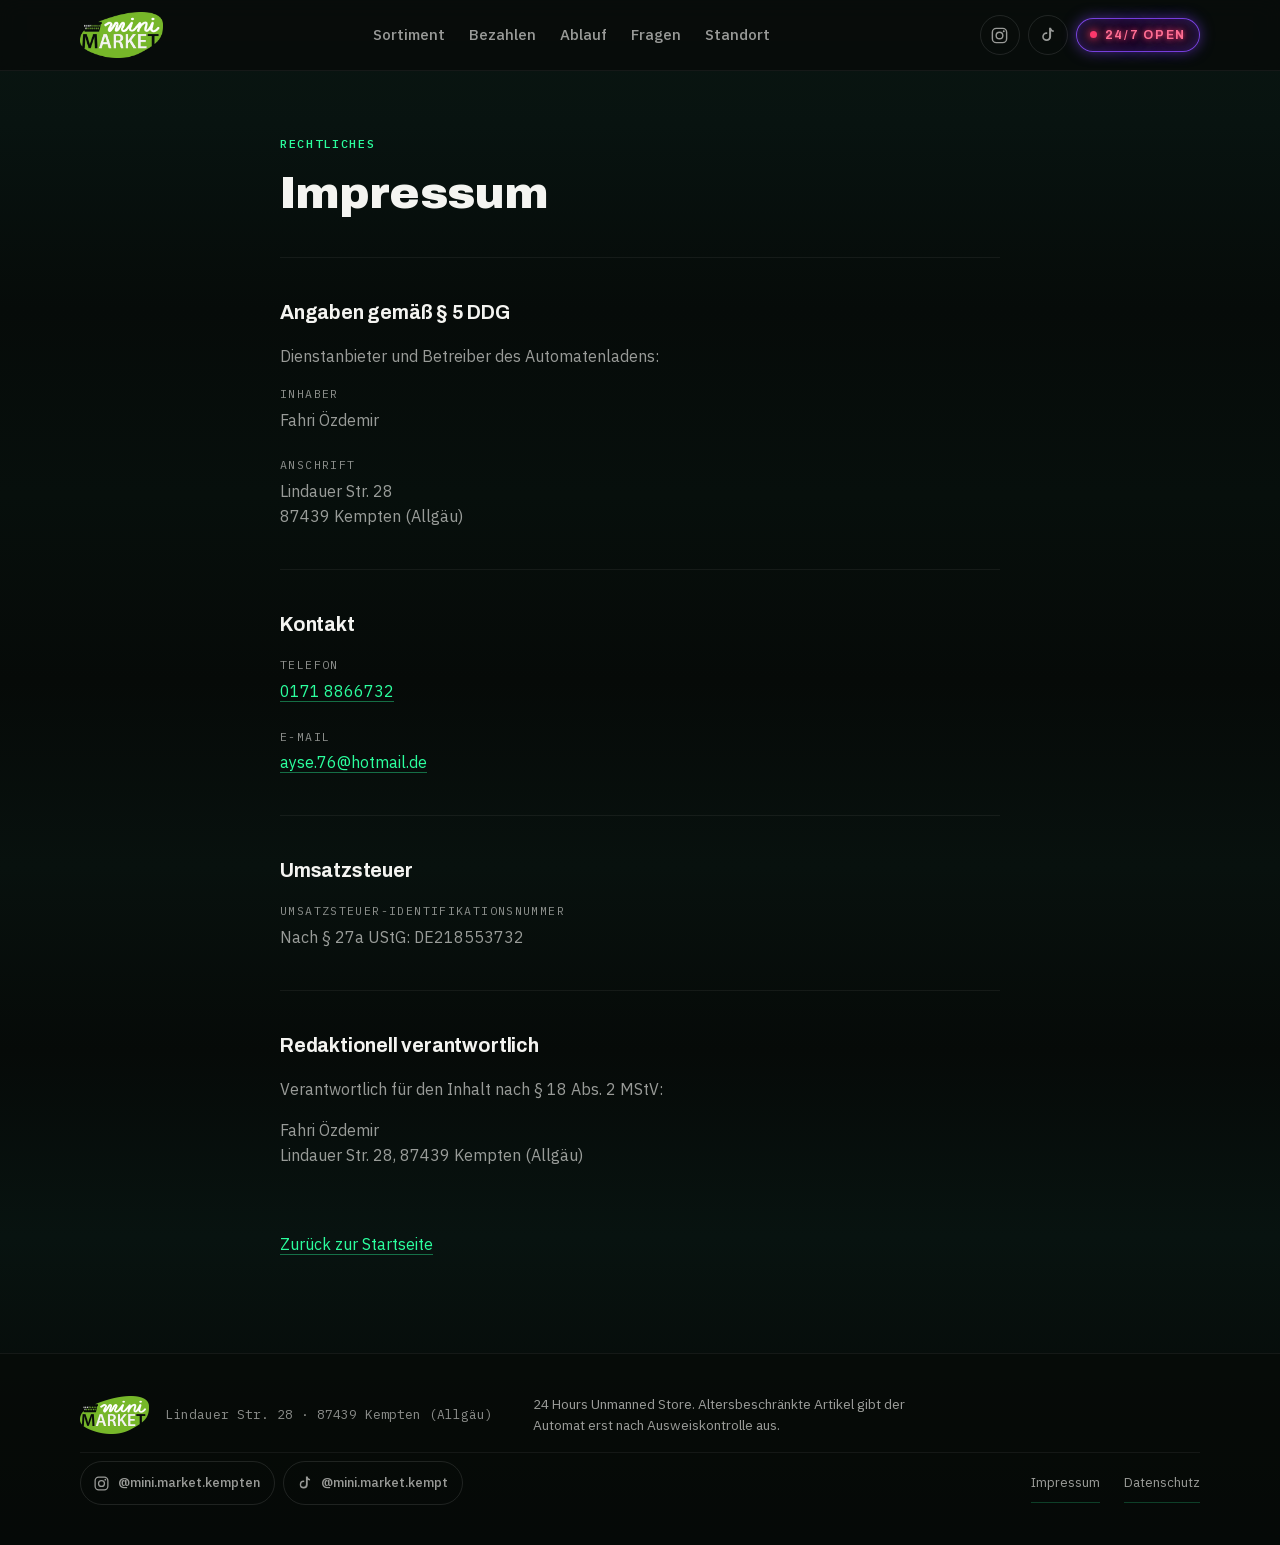
<file: impressum.html>
<!DOCTYPE html>
<html lang="de">
<head>
<meta charset="UTF-8">
<meta name="viewport" content="width=device-width, initial-scale=1">
<title>Impressum – Mini Market Kempten</title>
<meta name="description" content="Impressum und Anbieterkennzeichnung des Mini Market Kempten, Lindauer Str. 28, 87439 Kempten (Allgäu).">
<meta name="robots" content="index, follow">
<link rel="canonical" href="https://minimarket-kempten.de/impressum.html">
<meta name="theme-color" content="#060908">
<link rel="icon" href="data:image/svg+xml,%3Csvg xmlns='http://www.w3.org/2000/svg' viewBox='0 0 32 32'%3E%3Crect width='32' height='32' rx='7' fill='%230A0A0A'/%3E%3Cpath d='M9 12h14l-1.6 11.2a1.6 1.6 0 0 1-1.6 1.4h-7.6a1.6 1.6 0 0 1-1.6-1.4z' fill='none' stroke='%2328E895' stroke-width='2' stroke-linejoin='round'/%3E%3Cpath d='M12.4 12a3.6 3.6 0 0 1 7.2 0' fill='none' stroke='%2328E895' stroke-width='2' stroke-linecap='round'/%3E%3C/svg%3E">
<!-- Schriften liegen lokal in assets/fonts/ (@font-face in styles.css).
     Kein Google-Fonts-Link: der würde bei jedem Aufruf die IP-Adresse
     der Besucher an Google übertragen. -->
<link rel="stylesheet" href="styles.css">
<script>document.documentElement.classList.add('js');</script>
</head>
<body>

<a class="skip-link" href="#main">Zum Inhalt springen</a>

<header class="site-header">
  <div class="header-inner">
    <a class="lockup" href="index.html" aria-label="Mini Market, zur Startseite">
      <img class="lockup-logo" src="assets/logo-dark.png" alt="" width="551" height="304">
    </a>

    <nav class="site-nav" aria-label="Hauptnavigation">
      <a href="index.html#sortiment">Sortiment</a>
      <a href="index.html#zahlung">Bezahlen</a>
      <a href="index.html#ablauf">Ablauf</a>
      <a href="index.html#faq">Fragen</a>
      <a href="index.html#standort">Standort</a>
    </nav>

    <div class="header-actions">
      <a class="icon-btn" href="https://www.instagram.com/mini.market.kempten/"
         target="_blank" rel="noopener"
         aria-label="Mini Market auf Instagram, @mini.market.kempten">
        <svg viewBox="0 0 24 24" aria-hidden="true">
          <rect x="3" y="3" width="18" height="18" rx="5" fill="none" stroke="currentColor" stroke-width="1.8"/>
          <circle cx="12" cy="12" r="4.2" fill="none" stroke="currentColor" stroke-width="1.8"/>
          <circle cx="17.4" cy="6.6" r="1.25" fill="currentColor"/>
        </svg>
      </a>
      <a class="icon-btn" href="https://www.tiktok.com/@mini.market.kempt"
         target="_blank" rel="noopener"
         aria-label="Mini Market auf TikTok, @mini.market.kempt">
        <svg viewBox="0 0 24 24" aria-hidden="true">
          <path d="M16.5 2.2c.42 1.9 1.5 3.2 3.35 3.32v2.2a6.1 6.1 0 0 1-3.3-1.06v6.82a5.62 5.62 0 1 1-5.62-5.62c.24 0 .48.02.71.05v2.3a3.34 3.34 0 1 0 2.36 3.19V2.2z"
                fill="currentColor"/>
        </svg>
      </a>

      <p class="open-signet">
        <span class="open-dot" aria-hidden="true"></span>
        <span class="open-word">24/7 OPEN</span>
      </p>
    </div>
  </div>
</header>

<main id="main" class="legal">
  <div class="wrap">

    <div class="section-head">
      <p class="eyebrow neon">Rechtliches</p>
      <h1>Impressum</h1>
    </div>

    <section class="legal-block" aria-labelledby="l-anbieter">
      <h2 id="l-anbieter">Angaben gemäß § 5 DDG</h2>
      <p class="legal-lead">Dienstanbieter und Betreiber des Automatenladens:</p>
      <dl class="legal-list">
        <div>
          <dt>Inhaber</dt>
          <dd>Fahri Özdemir</dd>
        </div>
        <div>
          <dt>Anschrift</dt>
          <dd>
            Lindauer Str. 28<br>
            87439 Kempten (Allgäu)
          </dd>
        </div>
      </dl>
    </section>

    <section class="legal-block" aria-labelledby="l-kontakt">
      <h2 id="l-kontakt">Kontakt</h2>
      <dl class="legal-list">
        <div>
          <dt>Telefon</dt>
          <dd>
            <a href="tel:+491718866732">0171 8866732</a>
          </dd>
        </div>
        <div>
          <dt>E-Mail</dt>
          <dd><a href="mailto:ayse.76@hotmail.de">ayse.76@hotmail.de</a></dd>
        </div>
      </dl>
    </section>

    <section class="legal-block" aria-labelledby="l-steuer">
      <h2 id="l-steuer">Umsatzsteuer</h2>
      <dl class="legal-list">
        <div>
          <dt>Umsatzsteuer-Identifikationsnummer</dt>
          <dd>Nach § 27a UStG: <span class="mono">DE218553732</span></dd>
        </div>
      </dl>
    </section>

    <section class="legal-block" aria-labelledby="l-mstv">
      <h2 id="l-mstv">Redaktionell verantwortlich</h2>
      <p>Verantwortlich für den Inhalt nach § 18 Abs. 2 MStV:</p>
      <p>
        Fahri Özdemir<br>
        Lindauer Str. 28, 87439 Kempten (Allgäu)
      </p>
    </section>

    <p class="legal-back">
      <a href="index.html">Zurück zur Startseite</a>
    </p>

  </div>
</main>

<footer class="site-footer">
  <div class="footer-inner wrap">
    <div class="footer-brand">
      <span class="lockup lockup--small">
        <img class="lockup-logo" src="assets/logo-dark.png" alt="Mini Market" width="551" height="304">
      </span>
      <p class="footer-address mono">Lindauer Str. 28 · 87439 Kempten (Allgäu)</p>
    </div>
    <p class="footer-note">
      24 Hours Unmanned Store. Altersbeschränkte Artikel gibt der Automat erst nach Ausweiskontrolle aus.
    </p>
    <div class="footer-bottom">
      <!-- Im Footer mit ausgeschriebenem Handle: wer die Seite auf dem Handy
           liest, sucht den Namen oft direkt in der App statt zu tippen. -->
      <nav class="footer-social" aria-label="Soziale Netzwerke">
        <a href="https://www.instagram.com/mini.market.kempten/" target="_blank" rel="noopener">
          <svg viewBox="0 0 24 24" aria-hidden="true">
            <rect x="3" y="3" width="18" height="18" rx="5" fill="none" stroke="currentColor" stroke-width="1.8"/>
            <circle cx="12" cy="12" r="4.2" fill="none" stroke="currentColor" stroke-width="1.8"/>
            <circle cx="17.4" cy="6.6" r="1.25" fill="currentColor"/>
          </svg>
          <span>@mini.market.kempten</span>
        </a>
        <a href="https://www.tiktok.com/@mini.market.kempt" target="_blank" rel="noopener">
          <svg viewBox="0 0 24 24" aria-hidden="true">
            <path d="M16.5 2.2c.42 1.9 1.5 3.2 3.35 3.32v2.2a6.1 6.1 0 0 1-3.3-1.06v6.82a5.62 5.62 0 1 1-5.62-5.62c.24 0 .48.02.71.05v2.3a3.34 3.34 0 1 0 2.36 3.19V2.2z"
                  fill="currentColor"/>
          </svg>
          <span>@mini.market.kempt</span>
        </a>
      </nav>
      <nav class="footer-legal" aria-label="Rechtliches">
        <a href="impressum.html" aria-current="page">Impressum</a>
        <a href="datenschutz.html">Datenschutz</a>
      </nav>
    </div>
  </div>
</footer>

</body>
</html>
</file>
<file: styles.css>
/* ==========================================================================
   Schriften — selbst gehostet
   Liegen als woff2 in assets/fonts/ und werden bewusst NICHT von
   fonts.googleapis.com geladen: sonst geht bei jedem Seitenaufruf die
   IP-Adresse der Besucher an Google, und genau das macht eine
   Einwilligung nötig. So stellt die Seite keine einzige Verbindung
   zu Dritten her.

   Nur der latin-Subset – Umlaute, ß, €, § und typografische
   Anführungszeichen liegen alle darin.
   Archivo, Caveat und IBM Plex Sans sind Variable Fonts, deshalb eine
   Datei pro Familie mit Gewichtsbereich statt einer je Schnitt.
   ========================================================================== */
@font-face {
  font-family: 'Archivo';
  src: url('assets/fonts/archivo-var.woff2') format('woff2');
  font-weight: 600 900;
  font-style: normal;
  font-display: swap;
}
@font-face {
  font-family: 'IBM Plex Sans';
  src: url('assets/fonts/ibm-plex-sans-var.woff2') format('woff2');
  font-weight: 400 600;
  font-style: normal;
  font-display: swap;
}
@font-face {
  font-family: 'Caveat';
  src: url('assets/fonts/caveat-var.woff2') format('woff2');
  font-weight: 400 700;
  font-style: normal;
  font-display: swap;
}
@font-face {
  font-family: 'IBM Plex Mono';
  src: url('assets/fonts/ibm-plex-mono-400.woff2') format('woff2');
  font-weight: 400; font-style: normal; font-display: swap;
}
@font-face {
  font-family: 'IBM Plex Mono';
  src: url('assets/fonts/ibm-plex-mono-500.woff2') format('woff2');
  font-weight: 500; font-style: normal; font-display: swap;
}
@font-face {
  font-family: 'IBM Plex Mono';
  src: url('assets/fonts/ibm-plex-mono-600.woff2') format('woff2');
  font-weight: 600; font-style: normal; font-display: swap;
}

/* ==========================================================================
   Mini Market Kempten — Website
   Dunkle Automaten-Optik mit LED-Grün. Vanilla CSS, mobile-first.

   Licht-Konzept: EIN durchgehender Verlauf über die gesamte Dokumenthöhe
   (body::before) trägt die Helligkeit von oben nach unten. Sektionen setzen
   nur noch weich ein- und ausblendende Flächen darauf. Dadurch gibt es
   keine harten Farbkanten zwischen den Bereichen mehr, und weil nichts
   davon animiert ist, kann beim Scrollen auch nichts ruckeln.
   ========================================================================== */

:root {
  /* --- Palette, aus den Vor-Ort-Fotos ---
     Schwarz ist nie neutral, sondern minimal grün unterlaufen: Das Licht
     der LED-Decke färbt den ganzen Raum, und die Seite tut dasselbe. --- */
  --bg:        #060908;
  --surface:   #0E1310;
  --surface-2: #131A16;

  /* Die Röhre selbst. --neon bleibt als Alias, damit nichts bricht. */
  --led:       #2BFF9E;
  --neon:      #2BFF9E;
  --brand:     #2BFF9E;

  --cream:        #F4F4F1;
  --neon-pink:    #FF3B6B;   /* Buchstaben des OPEN-Schilds am Eingang */
  --neon-violet:  #8A4DFF;   /* Leuchtrahmen des OPEN-Schilds */

  /* --- Lichtskala ---------------------------------------------------
     Sechs Stufen derselben Röhrenfarbe. Jede leuchtende Kante, jeder
     Hover, jeder Schein im Projekt greift ausschließlich hierauf zu. */
  --l1: rgba(43, 255, 158, 0.06);
  --l2: rgba(43, 255, 158, 0.12);
  --l3: rgba(43, 255, 158, 0.22);
  --l4: rgba(43, 255, 158, 0.40);
  --l5: rgba(43, 255, 158, 0.65);
  --l6: rgba(43, 255, 158, 0.95);

  /* --- Vier Leuchtweiten, mehr braucht es nicht --- */
  --glow-1: 0 0 6px var(--l5);
  --glow-2: 0 0 16px var(--l4);
  --glow-3: 0 0 34px var(--l3);

  --text:       var(--cream);
  --text-mute:  rgba(244, 244, 241, 0.62);
  --text-faint: rgba(244, 244, 241, 0.56); /* 0.40 ergab nur 3,55:1 – zu wenig für 12–13px */
  --line:       rgba(244, 244, 241, 0.11);
  --line-soft:  rgba(244, 244, 241, 0.06);

  /* --- Type --- */
  --font-display: 'Archivo', 'Arial Narrow', sans-serif;
  --font-body:    'IBM Plex Sans', 'Segoe UI', sans-serif;
  --font-mono:    'IBM Plex Mono', 'SFMono-Regular', Consolas, monospace;
  --font-script:  'Caveat', cursive;

  /* --- Space --- */
  --s1: 8px;  --s2: 16px; --s3: 24px;
  --s4: 40px; --s5: 64px; --s6: 96px;

  /* --- Zustände: ruhend und angeleuchtet. Zwei Stufen, überall gleich --- */
  --edge-rest:  0 0 0 1px var(--l1), 0 0 24px -14px var(--l4);
  --edge-lit:   0 0 0 1px var(--l3), var(--glow-3);
  --glow-line:  var(--glow-1);
  --glow-inset: inset 0 26px 30px -32px var(--l6);

  --radius: 14px;
  --container: 1160px;
  --gutter: 20px;
  --ease: cubic-bezier(0.22, 0.61, 0.36, 1);
}

/* ---------- Reset ---------- */
*, *::before, *::after { box-sizing: border-box; }
html { scroll-behavior: smooth; background: var(--bg); }
body {
  position: relative;
  margin: 0;
  background: var(--bg);
  color: var(--text);
  font-family: var(--font-body);
  font-size: 16px;
  line-height: 1.55;
  -webkit-font-smoothing: antialiased;
  overflow-x: hidden;
}
img, svg { display: block; max-width: 100%; }
a { color: inherit; }
ul, ol, dl, dd { margin: 0; padding: 0; }
ul, ol { list-style: none; }
h1, h2, h3, p { margin: 0; }
button { font: inherit; color: inherit; }

:focus-visible {
  outline: 2px solid var(--neon);
  outline-offset: 3px;
  border-radius: 4px;
  box-shadow: 0 0 0 5px var(--l2), 0 0 26px var(--l4);
}

.visually-hidden {
  position: absolute; width: 1px; height: 1px;
  margin: -1px; padding: 0; overflow: hidden;
  clip-path: inset(50%); white-space: nowrap;
}

@media (prefers-reduced-motion: reduce) {
  html { scroll-behavior: auto; }
  *, *::before, *::after {
    animation-duration: 0.001ms !important;
    animation-iteration-count: 1 !important;
    transition-duration: 0.001ms !important;
    scroll-behavior: auto !important;
  }
}

.mono { font-family: var(--font-mono); }
.wrap { max-width: var(--container); margin-inline: auto; padding-inline: var(--gutter); }

.skip-link {
  position: absolute; left: -999px; top: auto; z-index: 999;
  background: var(--neon); color: #05130C;
  padding: 12px 18px; border-radius: 8px; font-weight: 600;
}
.skip-link:focus { left: var(--s2); top: var(--s2); }

/* ---------- Grundlicht: ein Verlauf über das ganze Dokument ----------
   Liegt als absolut positionierte Ebene über der vollen body-Höhe, nicht
   fixiert – es scrollt also mit und wandert beim Scrollen kontinuierlich
   durch die Stufen. Reines Malen, kein JS, keine Animation. */
body::before {
  content: '';
  position: absolute; inset: 0; z-index: 0;
  pointer-events: none;
  background: linear-gradient(180deg,
    #0A1611 0%,
    #081310 8%,
    #060B09 20%,
    #070F0C 32%,
    #060A08 44%,
    #08110E 56%,
    #060A08 68%,
    #081310 80%,
    #060B09 92%,
    #050807 100%);
}
.site-header, main, .site-footer { position: relative; z-index: 1; }

/* Flächen, die sich vom Grundlicht abheben sollen: oben und unten
   ausgeblendet, damit keine sichtbare Kante entsteht. */
.panel > * { position: relative; z-index: 1; }
.panel::before {
  content: '';
  position: absolute; inset: 0; z-index: 0;
  pointer-events: none;
  background: linear-gradient(180deg,
    rgba(20, 28, 24, 0) 0%,
    rgba(20, 28, 24, 0.55) 14%,
    rgba(20, 28, 24, 0.55) 86%,
    rgba(20, 28, 24, 0) 100%);
}

/* ---------- Trenner zwischen den Bereichen ----------
   Haarlinie, die zu beiden Seiten ausläuft, mit einem kleinen leuchtenden
   Knoten in der Mitte. Statisch – ein wanderndes Licht hat hier vorher nur
   wie ein Fehler ausgesehen. */
.divider {
  position: relative;
  height: 1px; border: 0; margin: 0;
  background: linear-gradient(90deg,
    transparent, var(--l1) 10%, var(--l3) 50%, var(--l1) 90%, transparent);
}
.divider::after {
  content: '';
  position: absolute; left: 50%; top: 50%;
  width: 5px; height: 5px; margin: -2.5px 0 0 -2.5px;
  border-radius: 50%;
  background: var(--led);
  box-shadow: 0 0 7px var(--l5), 0 0 16px var(--l3);
}

/* ---------- Neon-Rahmen: Kästen, Bilder, Karten ---------- */
.neon-frame {
  position: relative;
  border-radius: var(--radius);
  overflow: hidden;
  background: var(--surface);
  border: 1px solid var(--l3);
  box-shadow: var(--edge-rest), var(--glow-inset);
  transition: border-color 0.3s var(--ease), box-shadow 0.3s var(--ease);
}
.neon-frame::before {
  content: '';
  position: absolute; top: 0; left: 0; right: 0; height: 2px; z-index: 2;
  background: linear-gradient(90deg, transparent, var(--neon) 25%, var(--neon) 75%, transparent);
  opacity: 0.7;
  box-shadow: var(--glow-line);
}
.neon-frame:hover {
  border-color: var(--l4);
  box-shadow: var(--edge-lit), var(--glow-inset);
}

/* ---------- Fotos ---------- */
.photo {
  width: 100%; height: 100%;
  aspect-ratio: 16 / 9;
  object-fit: cover;
  background: #0E0E0E;
}
.photo-frame { margin: 0; }
.photo-cap {
  position: relative; z-index: 2;
  padding: 9px 14px;
  font-size: 0.72rem; line-height: 1.45;
  color: var(--text-faint);
  background: rgba(8, 8, 8, 0.72);
  border-top: 1px solid var(--l2);
}

/* ---------- Typo-Bausteine ---------- */
.eyebrow {
  font-family: var(--font-mono);
  font-size: 0.75rem;
  font-weight: 500;
  letter-spacing: 0.14em;
  text-transform: uppercase;
  margin-bottom: var(--s2);
}
.eyebrow.neon { color: var(--neon); }
/* Heller als --text-faint, damit 12-px-Text auf dunkler Fläche lesbar bleibt */
.eyebrow-muted { color: rgba(244, 244, 241, 0.66); }

.section { position: relative; padding-block: var(--s5); }
@media (min-width: 860px) { .section { padding-block: var(--s6); } }

.section-head { max-width: 60ch; margin-bottom: var(--s4); }
.section-head h2 {
  font-family: var(--font-display);
  font-weight: 900;
  font-size: clamp(1.75rem, 4.2vw, 2.5rem);
  line-height: 1.08;
  letter-spacing: -0.015em;
  margin-bottom: var(--s2);
}
.section-sub { color: var(--text-mute); font-size: 1.02rem; }

/* ---------- Reveal ----------
   Nur mit aktivem JS ausblenden – sonst bliebe die Seite ohne JS leer. */
.js .reveal {
  opacity: 0;
  transform: translateY(16px);
  transition: opacity 0.55s var(--ease), transform 0.55s var(--ease);
}
.js .reveal.is-visible { opacity: 1; transform: none; }
@media (prefers-reduced-motion: reduce) {
  .js .reveal { opacity: 1; transform: none; }
}

/* ---------- Buttons ---------- */
.btn {
  display: inline-flex; align-items: center; justify-content: center;
  min-height: 48px; padding-inline: 26px;
  border-radius: 999px;
  font-weight: 600; font-size: 0.98rem;
  text-decoration: none;
  border: 1.5px solid transparent;
  transition: background-color 0.2s var(--ease), box-shadow 0.2s var(--ease),
              border-color 0.2s var(--ease), transform 0.15s var(--ease);
}
.btn-primary { background: var(--brand); color: #06130A; }
.btn-primary:hover {
  box-shadow: 0 0 0 1px var(--l5), 0 6px 26px -6px var(--l5);
}
.btn-primary:active { transform: scale(0.975); }
.btn-ghost { border-color: var(--line); color: var(--text); }
.btn-ghost:hover {
  border-color: var(--neon); color: var(--neon);
  box-shadow: var(--edge-rest), inset 0 0 22px -14px var(--neon);
}

/* ---------- Header ---------- */
.site-header {
  position: sticky; top: 0; z-index: 50;
  background: rgba(8, 12, 10, 0.9);
  backdrop-filter: blur(10px);
  border-bottom: 1px solid var(--line-soft);
}
.header-inner {
  max-width: var(--container); margin-inline: auto;
  padding: 12px var(--gutter);
  display: flex; align-items: center; justify-content: space-between; gap: var(--s2);
}

.lockup {
  display: inline-flex; align-items: center; gap: 10px;
  text-decoration: none; flex-shrink: 0;
}
/* Das Logo ist eine Bilddatei mit festem Seitenverhältnis. Nur die Höhe wird
   gesetzt, die Breite folgt – so bleibt es in jeder Zeile gleich hoch.

   Im Markup steht assets/logo-dark.png, nicht logo.png. Im Original ist der
   Einkaufskorb schwarz und ragt über den grünen Fleck hinaus, ebenso das M und
   das T von MARKET – auf dem fast schwarzen Seitenhintergrund fällt das weg.
   In logo-dark.png ist dieses Schwarz durch --cream ersetzt, Grün und Weiß
   sind unverändert. logo.png ist das freigestellte Original für hellen Grund,
   logo-original.jpg die unbearbeitete Datei vom Inhaber. */
.lockup-logo {
  height: 46px; width: auto; display: block; flex-shrink: 0;
}
.lockup--small .lockup-logo { height: 38px; }

.site-nav { display: flex; gap: var(--s3); font-weight: 500; font-size: 0.94rem; }
.site-nav a {
  text-decoration: none; color: var(--text-mute);
  padding-block: 6px; border-bottom: 1.5px solid transparent;
  transition: color 0.18s var(--ease), border-color 0.18s var(--ease);
}
.site-nav a:hover { color: var(--neon); border-bottom-color: var(--neon); }

/* Schmale Fenster: die Navigation rutscht in eine zweite Zeile, statt wie
   vorher ganz zu verschwinden. Vier kurze Ziele passen auch auf 320 px –
   ein Burger-Menü wäre dafür zu viel Mechanik. */
@media (max-width: 859px) {
  .header-inner { flex-wrap: wrap; row-gap: 4px; padding-block: 9px; }
  .site-nav {
    order: 3; width: 100%;
    justify-content: space-between; gap: var(--s1);
    padding-top: 2px;
    border-top: 1px solid var(--line-soft);
    font-size: 0.85rem;
  }
  /* Tippfläche auf ~36 px bringen, ohne die Kopfzeile aufzublähen */
  .site-nav a { padding-block: 9px; }
}

/* ---------- Social-Knöpfe im Header ----------
   Nur Symbole, absichtlich in der Neonfarbe der Seite statt in den
   Markenfarben – ein Instagram-Verlauf und das TikTok-Cyan/Magenta würden
   im dunklen Grün wie Fremdkörper sitzen. */
.header-actions { display: flex; align-items: center; gap: var(--s1); }

.icon-btn {
  display: inline-flex; align-items: center; justify-content: center;
  width: 40px; height: 40px;
  border-radius: 50%;
  color: var(--text-mute);
  border: 1px solid var(--line);
  transition: color 0.18s var(--ease), border-color 0.18s var(--ease),
              box-shadow 0.18s var(--ease);
}
.icon-btn svg { width: 19px; height: 19px; }
.icon-btn:hover {
  color: var(--neon); border-color: var(--neon);
  box-shadow: var(--edge-rest);
}

/* Nachbau des OPEN-Neonschilds am Eingang: violett leuchtender Rahmen,
   pinkrote Röhrenschrift */
.open-signet {
  display: inline-flex; align-items: center; gap: 8px;
  padding: 7px 13px; border-radius: 999px;
  font-size: 0.76rem; white-space: nowrap;
  border: 1px solid rgba(138, 77, 255, 0.85);
  background: rgba(52, 18, 74, 0.35);
  box-shadow:
    0 0 14px rgba(138, 77, 255, 0.5),
    inset 0 0 12px rgba(138, 77, 255, 0.28);
}
.open-dot {
  width: 7px; height: 7px; border-radius: 50%;
  background: var(--neon-pink);
  box-shadow: 0 0 9px 1px rgba(255, 59, 107, 0.95);
  animation: breathe 3s ease-in-out infinite;
  flex-shrink: 0;
}
.open-word {
  font-family: var(--font-display); font-weight: 700;
  letter-spacing: 0.14em;
  color: #FF6E93;
  text-shadow:
    0 0 5px rgba(255, 59, 107, 0.95),
    0 0 14px rgba(255, 59, 107, 0.65),
    0 0 26px rgba(138, 77, 255, 0.5);
}
@keyframes breathe { 0%, 100% { opacity: 1; } 50% { opacity: 0.4; } }

/* Logo, zwei Social-Knöpfe und das OPEN-Signet passen zusammen nicht in eine
   Zeile – bei 320 px bräuchte es eine dritte und der Kopf wäre 137 px hoch.
   Das Signet weicht: „durchgehend offen“ steht im Hero, in den Kacheln und
   beim Standort noch einmal, die Profile stehen oben sonst nirgends.
   Muss NACH der .open-signet-Regel stehen – gleiche Spezifität, und eine
   Media Query erhöht sie nicht. */
@media (max-width: 859px) {
  .open-signet { display: none; }
}

@media (max-width: 620px) {
  .lockup-logo { height: 38px; }
}

/* ---------- Hero ---------- */
.hero {
  position: relative;
  max-width: var(--container); margin-inline: auto;
  padding: var(--s5) var(--gutter);
  display: grid; gap: var(--s5); align-items: center;
}
.hero-copy { position: relative; }
.hero-title {
  font-family: var(--font-display);
  font-weight: 900;
  font-size: clamp(2.7rem, 9vw, 4.7rem);
  line-height: 0.97;
  letter-spacing: -0.025em;
  margin-bottom: var(--s3);
}
.hero-title-accent {
  color: var(--neon);
  text-shadow: 0 0 34px var(--l4);
}
.hero-sub {
  max-width: 46ch; font-size: 1.08rem;
  color: var(--text-mute); margin-bottom: var(--s3);
}
.hero-actions { display: flex; flex-wrap: wrap; gap: var(--s2); }
/* Auf dem Handy stehen die beiden Knöpfe untereinander – dann auf gleiche
   Breite ziehen, sonst franst die Kante aus. */
@media (max-width: 520px) {
  .hero-actions { flex-direction: column; align-items: stretch; }
}
.hero-meta {
  margin-top: var(--s3); font-size: 0.8rem;
  color: var(--text-faint); letter-spacing: 0.04em;
}
.hero-photo {
  position: relative; justify-self: center;
  width: min(100%, 540px);
}
.hero-photo .photo { aspect-ratio: 3 / 2; }
/* Tagaufnahme leicht abdunkeln und ins Seitenschwarz auslaufen lassen,
   damit sie nicht als heller Block im dunklen Layout steht. */
.hero-photo::after {
  content: '';
  position: absolute; inset: 0; z-index: 1;
  pointer-events: none;
  background:
    linear-gradient(180deg, rgba(6, 12, 9, 0.3), transparent 30%),
    radial-gradient(120% 95% at 50% 45%, transparent 42%, rgba(6, 12, 9, 0.55) 100%);
}
.hero-photo-cap {
  position: relative; z-index: 2;
  padding: 10px 14px;
  font-size: 0.73rem; letter-spacing: 0.04em;
  color: var(--text-faint);
  background: rgba(8, 8, 8, 0.72);
  border-top: 1px solid var(--l2);
}

@media (min-width: 900px) {
  .hero { grid-template-columns: 1.02fr 0.98fr; padding-block: var(--s6); }
  .hero-photo { justify-self: end; width: 100%; max-width: 560px; }
}

/* ---------- Auf einen Blick ---------- */
.usp-list { display: grid; gap: var(--s3); }
.usp-item {
  position: relative;
  padding: var(--s3);
  border-radius: var(--radius);
  background: linear-gradient(180deg, var(--l1), transparent 60%), var(--surface-2);
  border: 1px solid var(--line-soft);
  box-shadow: var(--glow-inset);
  transition: border-color 0.25s var(--ease), box-shadow 0.25s var(--ease), transform 0.25s var(--ease);
}
.usp-item::before {
  content: '';
  position: absolute; top: 0; left: var(--s3); right: var(--s3); height: 1.5px;
  background: linear-gradient(90deg, var(--neon), transparent);
  box-shadow: var(--glow-line);
  opacity: 0.55;
  transition: opacity 0.25s var(--ease);
}
.usp-item:hover {
  border-color: var(--l4);
  box-shadow: var(--edge-lit), var(--glow-inset);
  transform: translateY(-2px);
}
.usp-item:hover::before { opacity: 1; }
.usp-icon {
  width: 28px; height: 28px; color: var(--neon); margin-bottom: var(--s2);
  filter: drop-shadow(0 0 8px var(--l5));
}
.usp-title { font-family: var(--font-display); font-weight: 700; font-size: 1.08rem; margin-bottom: 6px; }
.usp-text { color: var(--text-mute); font-size: 0.95rem; max-width: 34ch; }

@media (min-width: 780px) {
  .usp-list { grid-template-columns: repeat(3, 1fr); }
}

/* ---------- Bezahlen ---------- */
.pay { display: grid; gap: var(--s4); align-items: start; }

/* Akzeptanz-Symbole auf hellen Kacheln – so hängen sie auch am Terminal.
   Die Marken-SVGs sind nachgezeichnete Akzeptanzmarken, keine Originaldateien. */
.pay-brands { display: flex; flex-wrap: wrap; gap: 10px; }
.pay-brand {
  width: 74px; height: 48px;
  display: grid; place-items: center;
  padding: 5px 8px;
  border-radius: 10px;
  background: var(--cream);
  box-shadow: 0 0 0 1px var(--l3), 0 0 24px -12px var(--l6);
  transition: box-shadow 0.25s var(--ease), transform 0.25s var(--ease);
}
.pay-brand:hover {
  transform: translateY(-2px);
  box-shadow: 0 0 0 1px var(--l5), 0 0 32px -8px var(--l6);
}
.pay-brand svg { width: 100%; height: auto; }

.pay-cash {
  display: flex; flex-wrap: wrap; align-items: baseline; gap: 6px 10px;
  margin-top: var(--s3);
  color: var(--text-mute); font-size: 0.95rem; max-width: 46ch;
}
.pay-cash-tag {
  flex-shrink: 0;
  padding: 4px 10px; border-radius: 999px;
  font-size: 0.68rem; font-weight: 600;
  letter-spacing: 0.12em; text-transform: uppercase;
  color: var(--neon);
  border: 1px solid var(--l4);
  background: var(--l1);
}
.pay-extra {
  margin-top: var(--s2);
  font-size: 0.74rem; letter-spacing: 0.08em;
  color: var(--text-faint);
}

.pay-proofs { display: grid; gap: var(--s3); }
.pay-proofs .photo { aspect-ratio: 16 / 10; }

@media (min-width: 720px) {
  .pay-proofs { grid-template-columns: 1fr 1fr; }
}
/* 1fr/1fr statt einer schmaleren linken Spalte: sechs Akzeptanz-Kacheln
   brauchen ~500 px, sonst rutscht Bargeld allein in eine zweite Zeile. */
@media (min-width: 980px) {
  .pay { grid-template-columns: 1fr 1fr; gap: var(--s5); }
}

/* ---------- Sortiment: Oberkategorien ---------- */
.cat-grid { display: grid; gap: var(--s3); }
@media (min-width: 620px) { .cat-grid { grid-template-columns: repeat(2, 1fr); } }
@media (min-width: 940px) { .cat-grid { grid-template-columns: repeat(3, 1fr); } }

.cat {
  position: relative;
  display: flex; flex-direction: column;
  border-radius: var(--radius);
  overflow: hidden;
  background: var(--surface);
  border: 1px solid var(--l2);
  box-shadow: var(--glow-inset);
  transition: border-color 0.25s var(--ease), box-shadow 0.25s var(--ease), transform 0.25s var(--ease);
}
.cat::before {
  content: '';
  position: absolute; top: 0; left: 0; right: 0; height: 2px; z-index: 2;
  background: linear-gradient(90deg, transparent, var(--neon) 25%, var(--neon) 75%, transparent);
  opacity: 0.5;
  box-shadow: var(--glow-line);
  transition: opacity 0.25s var(--ease);
}
.cat:hover {
  transform: translateY(-3px);
  border-color: var(--l4);
  box-shadow: var(--edge-lit), var(--glow-inset);
}
.cat:hover::before { opacity: 1; }

.cat-media { margin: 0; }
.cat-media .photo { aspect-ratio: 4 / 3; }
.cat-body {
  padding: var(--s3);
  border-top: 1px solid var(--line-soft);
}
.cat-name {
  font-family: var(--font-display); font-weight: 700;
  font-size: 1.22rem; letter-spacing: -0.01em;
  margin-bottom: 4px;
}
.cat-meta {
  font-size: 0.73rem; letter-spacing: 0.1em;
  text-transform: uppercase; color: var(--neon);
}

.cat-hint {
  margin-top: var(--s4);
  color: var(--text-mute); font-size: 0.95rem;
}
.cat-hint a {
  color: var(--neon); text-decoration: none;
  border-bottom: 1px solid var(--l4);
}
.cat-hint a:hover { border-bottom-color: var(--neon); text-shadow: 0 0 14px var(--l5); }

/* ---------- 18+ ---------- */
.restricted .section-head h2 { color: rgba(244, 244, 241, 0.9); }

/* Ausweiskontrolle: der Hinweis, der im Abschnitt am meisten zählt, deshalb
   als eigener Kasten und nicht als weiterer Fließtext. */
.age-check {
  display: flex; align-items: flex-start; gap: var(--s2);
  margin-bottom: var(--s4);
  padding: var(--s2) var(--s3);
  border-radius: var(--radius);
  border: 1px solid var(--l3);
  background: var(--surface);
  box-shadow: var(--glow-inset);
  font-size: 0.95rem; color: var(--text-mute);
  max-width: 62ch;
}
.age-check svg {
  width: 26px; height: 26px; flex-shrink: 0;
  color: var(--neon);
  filter: drop-shadow(0 0 8px var(--l4));
}
.age-check strong { color: var(--text); font-weight: 600; }

.restricted-inner { display: grid; gap: var(--s4); align-items: start; }
.restricted-media .photo { aspect-ratio: 4 / 3; }

.restricted-list { display: grid; gap: var(--s3); }
.restricted-list li {
  padding-left: var(--s3);
  border-left: 2px solid var(--line);
  transition: border-color 0.25s var(--ease);
}
.restricted-list li:hover { border-left-color: var(--l4); }
.restricted-list h3 {
  font-family: var(--font-display); font-weight: 700;
  font-size: 1.1rem; margin-bottom: 5px;
}
.restricted-list p { color: var(--text-mute); font-size: 0.95rem; max-width: 46ch; }

@media (min-width: 860px) {
  .restricted-inner { grid-template-columns: 0.9fr 1.1fr; gap: var(--s5); }
}

/* ---------- Ablauf ---------- */
.steps { display: grid; gap: var(--s4); }
.step {
  position: relative;
  border-top: 1px solid var(--l3);
  padding-top: var(--s2);
}
.step::before {
  content: '';
  position: absolute; top: -1px; left: 0; width: 46px; height: 2px;
  background: var(--neon); box-shadow: var(--glow-line);
}
.step-photo { margin-top: var(--s3); }
.step-photo .photo { aspect-ratio: 16 / 10; }
.step-num {
  display: block; font-size: 0.8rem; font-weight: 600;
  letter-spacing: 0.1em; color: var(--neon); margin-bottom: 8px;
}
.step h3 {
  font-family: var(--font-display); font-weight: 700;
  font-size: 1.2rem; margin-bottom: 8px;
}
.step p { color: var(--text-mute); max-width: 42ch; }
@media (min-width: 780px) { .steps { grid-template-columns: repeat(3, 1fr); } }

/* ---------- FAQ ----------
   Aufklappen macht das <details>-Element von sich aus. Der Marker wird
   ausgeblendet und durch ein eigenes Plus-Zeichen ersetzt, das sich im
   offenen Zustand zum Minus dreht. */
.faq-list { display: grid; gap: var(--s2); max-width: 74ch; }

.faq-item {
  border-top: 1px solid var(--line);
  transition: border-color 0.25s var(--ease);
}
.faq-item:last-child { border-bottom: 1px solid var(--line); }
.faq-item[open], .faq-item:hover { border-top-color: var(--l4); }

.faq-item summary {
  display: flex; align-items: baseline; gap: var(--s2);
  padding: var(--s2) 0;
  cursor: pointer;
  list-style: none;
}
.faq-item summary::-webkit-details-marker { display: none; }
.faq-item summary:focus-visible {
  outline: 2px solid var(--neon); outline-offset: 3px;
}

.faq-item summary h3 {
  font-family: var(--font-display); font-weight: 700;
  font-size: 1.08rem; line-height: 1.3;
  flex: 1;
}

.faq-item summary::after {
  content: '+';
  flex-shrink: 0;
  font-family: var(--font-mono);
  font-size: 1.25rem; line-height: 1;
  color: var(--neon);
  transition: transform 0.25s var(--ease);
}
.faq-item[open] summary::after { content: '–'; }

.faq-answer {
  padding-bottom: var(--s3);
}
.faq-answer p {
  color: var(--text-mute); font-size: 0.95rem;
  max-width: 62ch;
}

/* ---------- Standort ---------- */
.standort-inner { display: grid; gap: var(--s5); align-items: center; }
.standort-copy h2 {
  font-family: var(--font-display); font-weight: 900;
  font-size: clamp(1.85rem, 4.6vw, 2.6rem);
  line-height: 1.07; letter-spacing: -0.02em; margin-bottom: var(--s2);
}
.standort-text { color: var(--text-mute); max-width: 44ch; }

.contact-list {
  margin: var(--s3) 0 var(--s2);
  display: grid; gap: var(--s2);
  border-top: 1px solid var(--line-soft);
  padding-top: var(--s3);
}
.contact-list dt {
  font-size: 0.72rem; letter-spacing: 0.12em;
  text-transform: uppercase; color: var(--text-faint); margin-bottom: 3px;
}
.contact-list dd { font-size: 1rem; }
/* Die Telefonnummer ist auf dem Handy ein Anruf-Link und damit die
   wichtigste Schaltfläche im Abschnitt – entsprechend grosse Tippfläche. */
.contact-list a {
  display: inline-flex; align-items: center;
  min-height: 44px;
  color: var(--neon); text-decoration: none;
  border-bottom: 1px solid var(--l4);
  transition: text-shadow 0.18s var(--ease), border-color 0.18s var(--ease);
}
.contact-list a:hover { border-bottom-color: var(--neon); text-shadow: 0 0 14px var(--l5); }

.standort-copy .btn { margin-top: var(--s3); }

/* Kartenbild als Link. Liegt lokal, lädt nichts von Dritten – erst der
   Klick führt zu Google Maps. */
.standort-map {
  position: relative; display: block;
  border-radius: var(--radius);
  overflow: hidden;
  border: 1px solid var(--l3);
  box-shadow: var(--edge-rest);
  background: var(--surface);
  transition: border-color 0.25s var(--ease), box-shadow 0.25s var(--ease);
}
.standort-map::before {
  content: '';
  position: absolute; top: 0; left: 0; right: 0; height: 2px; z-index: 2;
  background: linear-gradient(90deg, transparent, var(--neon) 25%, var(--neon) 75%, transparent);
  opacity: 0.7;
  box-shadow: var(--glow-line);
  pointer-events: none;
}
.standort-map .photo { aspect-ratio: 3 / 2; }
.standort-map:hover { border-color: var(--l4); box-shadow: var(--edge-lit); }

/* Schaltfläche im Bild – macht sichtbar, dass der Klick weiterführt */
.map-cta {
  position: absolute; z-index: 2;
  left: var(--s2); bottom: var(--s2);
  display: inline-flex; align-items: center; gap: 8px;
  padding: 9px 15px;
  border-radius: 999px;
  background: var(--brand); color: #06130A;
  font-size: 0.86rem; font-weight: 600;
  box-shadow: 0 4px 18px -4px rgba(0, 0, 0, 0.8);
  transition: box-shadow 0.25s var(--ease);
}
.map-cta svg { width: 17px; height: 17px; flex-shrink: 0; }
.standort-map:hover .map-cta { box-shadow: 0 0 0 1px var(--l5), 0 6px 24px -6px var(--l5); }

.map-credit {
  margin-top: var(--s1);
  font-size: 0.68rem; letter-spacing: 0.04em;
  color: var(--text-faint);
}

@media (min-width: 880px) {
  .standort-inner { grid-template-columns: 0.9fr 1.1fr; }
}

/* ---------- Footer ---------- */
.site-footer {
  border-top: 1px solid var(--line-soft);
  background: rgba(6, 10, 8, 0.72);
}
.footer-inner {
  padding-block: var(--s4);
  display: flex; flex-wrap: wrap; align-items: center;
  gap: var(--s2) var(--s4);
}
.footer-brand { display: flex; align-items: center; gap: var(--s2); flex-wrap: wrap; }
.footer-address { font-size: 0.8rem; color: var(--text-faint); }
.footer-note { color: var(--text-mute); font-size: 0.86rem; flex: 1 1 260px; max-width: 52ch; }
/* Eigene Zeile am Fuß des Footers statt als vierte Spalte – sonst hängen
   die Links alleine unter den anderen Blöcken. */
.footer-bottom {
  flex: 1 0 100%;
  display: flex; flex-wrap: wrap; align-items: center;
  justify-content: space-between; gap: var(--s1) var(--s3);
  padding-top: var(--s1);
  border-top: 1px solid var(--line-soft);
}
.footer-legal { display: flex; flex-wrap: wrap; gap: var(--s3); }

.footer-social { display: flex; flex-wrap: wrap; gap: var(--s1); }
.footer-social a {
  display: inline-flex; align-items: center; gap: 8px;
  min-height: 44px; padding: 0 14px 0 12px;
  border-radius: 999px;
  border: 1px solid var(--line);
  color: var(--text-mute); text-decoration: none;
  font-size: 0.82rem; font-weight: 500;
  transition: color 0.18s var(--ease), border-color 0.18s var(--ease),
              box-shadow 0.18s var(--ease);
}
.footer-social svg { width: 17px; height: 17px; flex-shrink: 0; }
.footer-social a:hover {
  color: var(--neon); border-color: var(--neon);
  box-shadow: var(--edge-rest);
}
.footer-legal a {
  display: inline-flex; align-items: center; min-height: 40px;
  font-size: 0.82rem; color: var(--text-mute); text-decoration: none;
  border-bottom: 1px solid var(--l3);
  transition: color 0.18s var(--ease), border-color 0.18s var(--ease);
}
.footer-legal a:hover { color: var(--neon); border-bottom-color: var(--neon); }

.footer-pay {
  display: flex; align-items: baseline; gap: 6px 10px; flex-wrap: wrap;
  flex: 1 1 280px; min-width: 0;
  font-size: 0.8rem;
}
.footer-pay-label {
  font-size: 0.7rem; letter-spacing: 0.14em;
  text-transform: uppercase; color: var(--text-faint);
}
.footer-pay-link {
  color: var(--text-mute); text-decoration: none;
  overflow-wrap: anywhere;
  border-bottom: 1px solid var(--l3);
  transition: color 0.18s var(--ease), text-shadow 0.18s var(--ease);
}
.footer-pay-link:hover { color: var(--neon); text-shadow: 0 0 14px var(--l4); }

/* ==========================================================================
   Aktion des Monats — Banner unter dem Hero
   Inhalte kommen aus aktion.js; hier steht nur das Aussehen.
   ========================================================================== */
.promo { position: relative; padding-block: var(--s5); }
.promo[hidden] { display: none; }
.promo-inner { display: grid; gap: var(--s3); align-items: center; }

.promo-media { position: relative; }
/* 3:2 statt 4:3 – das Aktionsbild ist ein breites Produktfoto, ein engerer
   Ausschnitt würde die äußeren Geräte abschneiden. */
.promo-media .photo { aspect-ratio: 3 / 2; }

/* Ribbon quer über die Bildecke – als Aktion erkennbar, bevor man liest */
.promo-ribbon {
  position: absolute; z-index: 3;
  top: 20px; left: -52px;
  width: 190px; padding: 7px 0;
  transform: rotate(-38deg);
  text-align: center;
  background: var(--brand);
  color: #06130A;
  font-family: var(--font-display); font-weight: 900;
  font-size: 0.74rem; letter-spacing: 0.2em; text-transform: uppercase;
  box-shadow: 0 0 26px var(--l5);
}

.promo-badge {
  display: inline-flex; align-items: center; gap: 9px;
  padding: 7px 14px; margin-bottom: var(--s2);
  border-radius: 999px;
  border: 1px solid var(--l4);
  background: var(--l1);
  box-shadow: var(--edge-rest);
  font-size: 0.75rem; font-weight: 600;
  letter-spacing: 0.1em; text-transform: uppercase;
  color: var(--neon);
}
.promo-badge-dot {
  width: 7px; height: 7px; border-radius: 50%;
  background: var(--neon);
  box-shadow: 0 0 10px 1px var(--l6);
  animation: breathe 3s ease-in-out infinite;
}
.promo-month {
  color: var(--text-faint);
  letter-spacing: 0.08em; text-transform: none; font-weight: 500;
}
.promo-title {
  font-family: var(--font-display); font-weight: 900;
  font-size: clamp(1.6rem, 4.4vw, 2.35rem);
  line-height: 1.06; letter-spacing: -0.02em;
  margin-bottom: var(--s2);
}
.promo-text { color: var(--text-mute); max-width: 46ch; margin-bottom: var(--s3); }
.promo-cta[hidden] { display: none; }
.promo-legal {
  margin-top: var(--s2);
  font-family: var(--font-mono);
  font-size: 0.73rem; line-height: 1.5;
  color: var(--text-faint); max-width: 48ch;
}
.promo-legal[hidden] { display: none; }

@media (min-width: 880px) {
  .promo-inner { grid-template-columns: 0.85fr 1.15fr; gap: var(--s5); }
}

/* ==========================================================================
   Rechtstexte — Impressum
   Reine Lesetypografie: eine schmale Spalte, keine Leuchteffekte außer der
   Haarlinie zwischen den Abschnitten. Der Rest der Seite darf glühen,
   ein Impressum soll man lesen können.
   ========================================================================== */
.legal { padding-block: var(--s5) var(--s6); }
.legal .wrap { max-width: 760px; }
.legal h1 {
  font-family: var(--font-display); font-weight: 900;
  font-size: clamp(2rem, 6vw, 2.8rem);
  line-height: 1.05; letter-spacing: -0.02em;
}
.legal p { color: var(--text-mute); }
.legal a { color: var(--neon); text-decoration: none; border-bottom: 1px solid var(--l4); }
.legal a:hover { border-bottom-color: var(--neon); text-shadow: 0 0 14px var(--l5); }
.legal code {
  font-family: var(--font-mono); font-size: 0.88em;
  color: var(--text); background: var(--surface-2);
  padding: 1px 5px; border-radius: 4px;
}

/* --- Entwurfs-Werkzeuge für Rechtstexte ---------------------------------
   Im Impressum aktuell nicht mehr in Gebrauch: dort ist alles ausgefüllt.
   Bewusst stehen gelassen für die Datenschutzerklärung – dort markieren
   .draft-note, .ph und .ph-hint wieder die offenen Stellen. Wenn diese
   Seite fertig ist und keine weitere folgt, können die drei Blöcke raus. */

/* Entwurfshinweis – fällt weg, sobald alle Platzhalter gefüllt sind */
.draft-note {
  margin-bottom: var(--s4);
  padding: var(--s2) var(--s3);
  border-radius: var(--radius);
  border: 1px solid rgba(246, 190, 44, 0.4);
  background: rgba(246, 190, 44, 0.07);
  color: rgba(244, 244, 241, 0.86) !important;
  font-size: 0.92rem;
}
.draft-note strong { color: #F6BE2C; }

.legal-block {
  padding-top: var(--s4);
  margin-top: var(--s4);
  border-top: 1px solid var(--line-soft);
}
.legal-block h2 {
  font-family: var(--font-display); font-weight: 700;
  font-size: 1.22rem; letter-spacing: -0.01em;
  margin-bottom: var(--s2);
}
.legal-block p + p { margin-top: var(--s2); }
.legal-lead { margin-bottom: var(--s2); }

.legal-list { display: grid; gap: var(--s3); }
.legal-list dt {
  font-family: var(--font-mono);
  font-size: 0.72rem; letter-spacing: 0.12em;
  text-transform: uppercase; color: var(--text-faint);
  margin-bottom: 5px;
}
.legal-list dd { color: var(--text-mute); }

/* Aufzählungen in der Datenschutzerklärung. Der Punkt wird selbst gesetzt
   statt über list-style, damit er die Markenfarbe tragen kann. */
.legal-bullets {
  display: grid; gap: 8px;
  margin: var(--s2) 0;
  list-style: none;
}
.legal-bullets li {
  position: relative;
  padding-left: var(--s3);
  color: var(--text-mute);
  font-size: 0.95rem;
}
.legal-bullets li::before {
  content: '';
  position: absolute; left: 2px; top: 0.62em;
  width: 5px; height: 5px; border-radius: 50%;
  background: var(--neon);
}

/* Offene Stelle: bewusst auffällig, damit nichts davon versehentlich
   online geht. Gelb statt Neongrün – Grün ist hier die Markenfarbe und
   würde wie ein normales Element aussehen. */
.ph {
  display: inline-block;
  padding: 2px 9px;
  border: 1px dashed rgba(246, 190, 44, 0.55);
  border-radius: 6px;
  background: rgba(246, 190, 44, 0.08);
  color: rgba(246, 190, 44, 0.92);
  font-family: var(--font-mono);
  font-size: 0.82rem; line-height: 1.5;
}
.ph-hint {
  display: block;
  margin-top: 7px;
  font-size: 0.8rem; line-height: 1.5;
  color: var(--text-faint);
}
p.ph-hint { margin-top: var(--s1); }

.legal-back { margin-top: var(--s5); }
</file>
